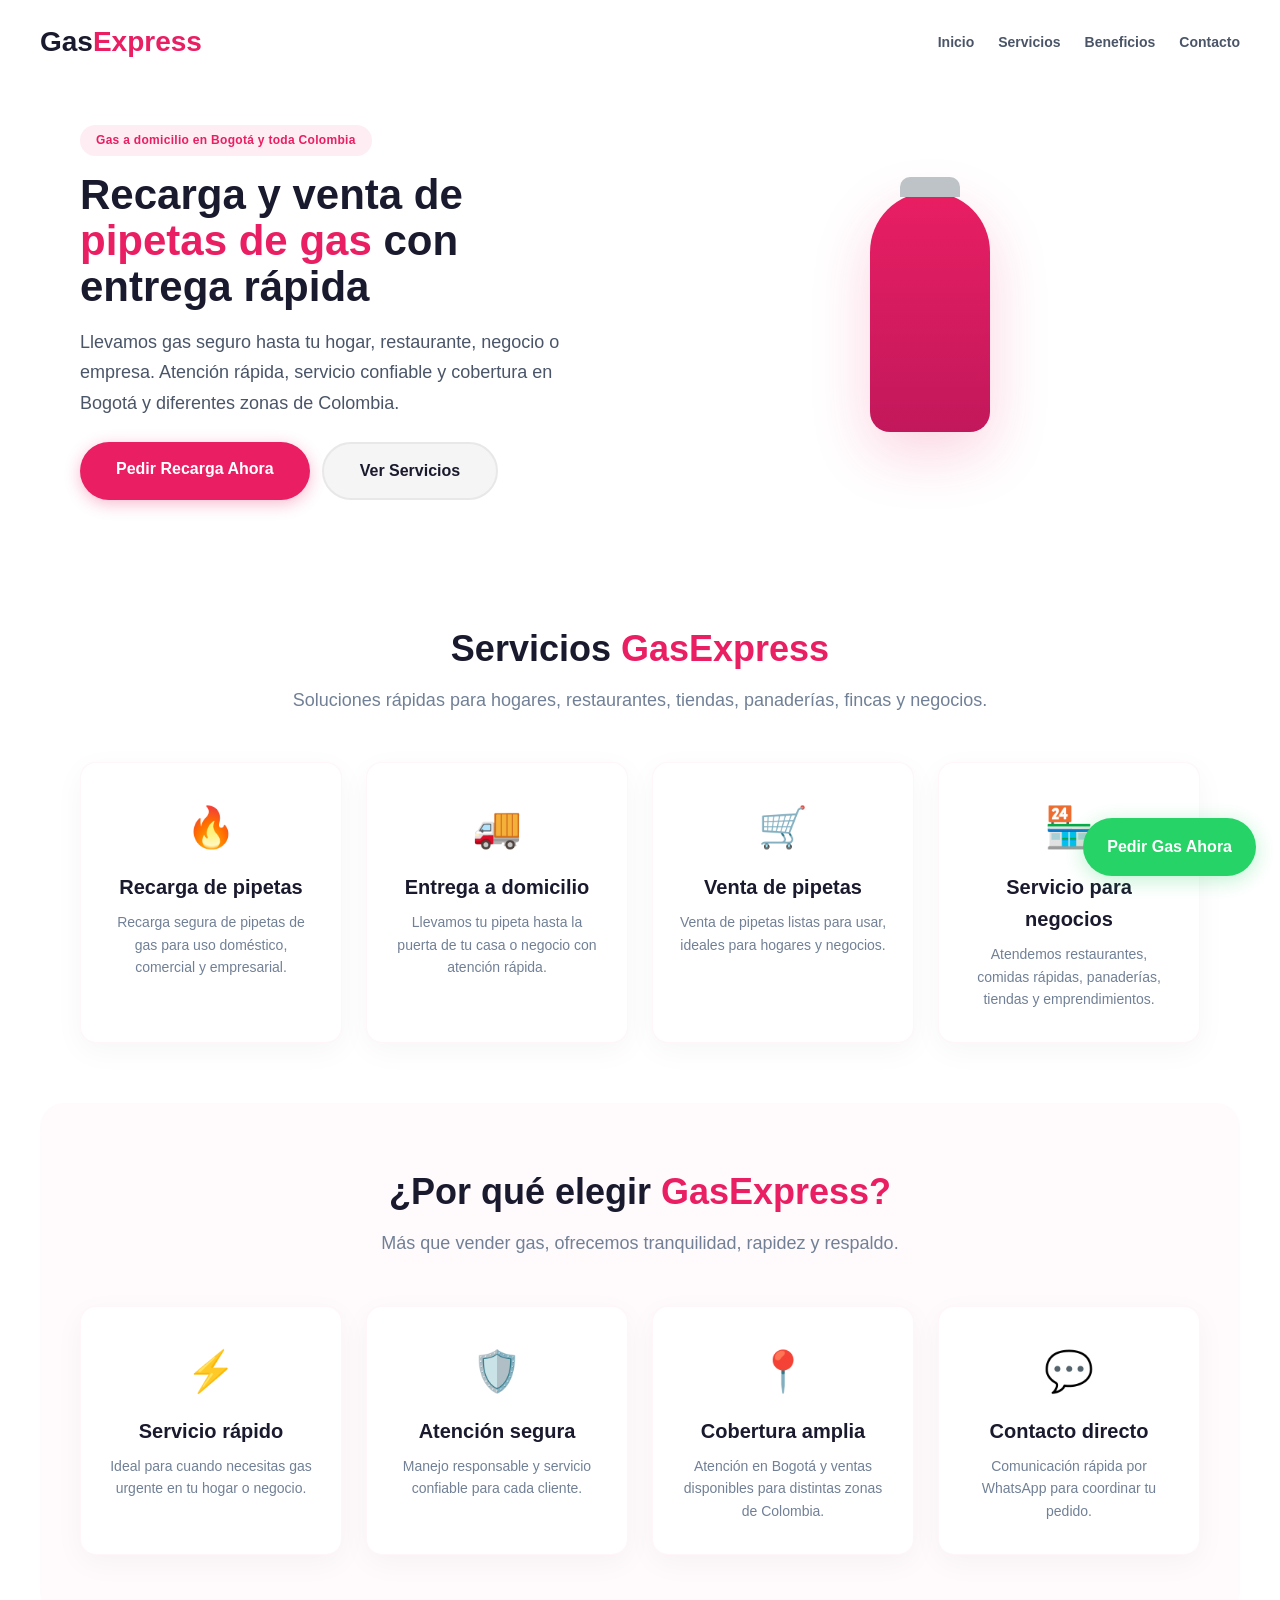
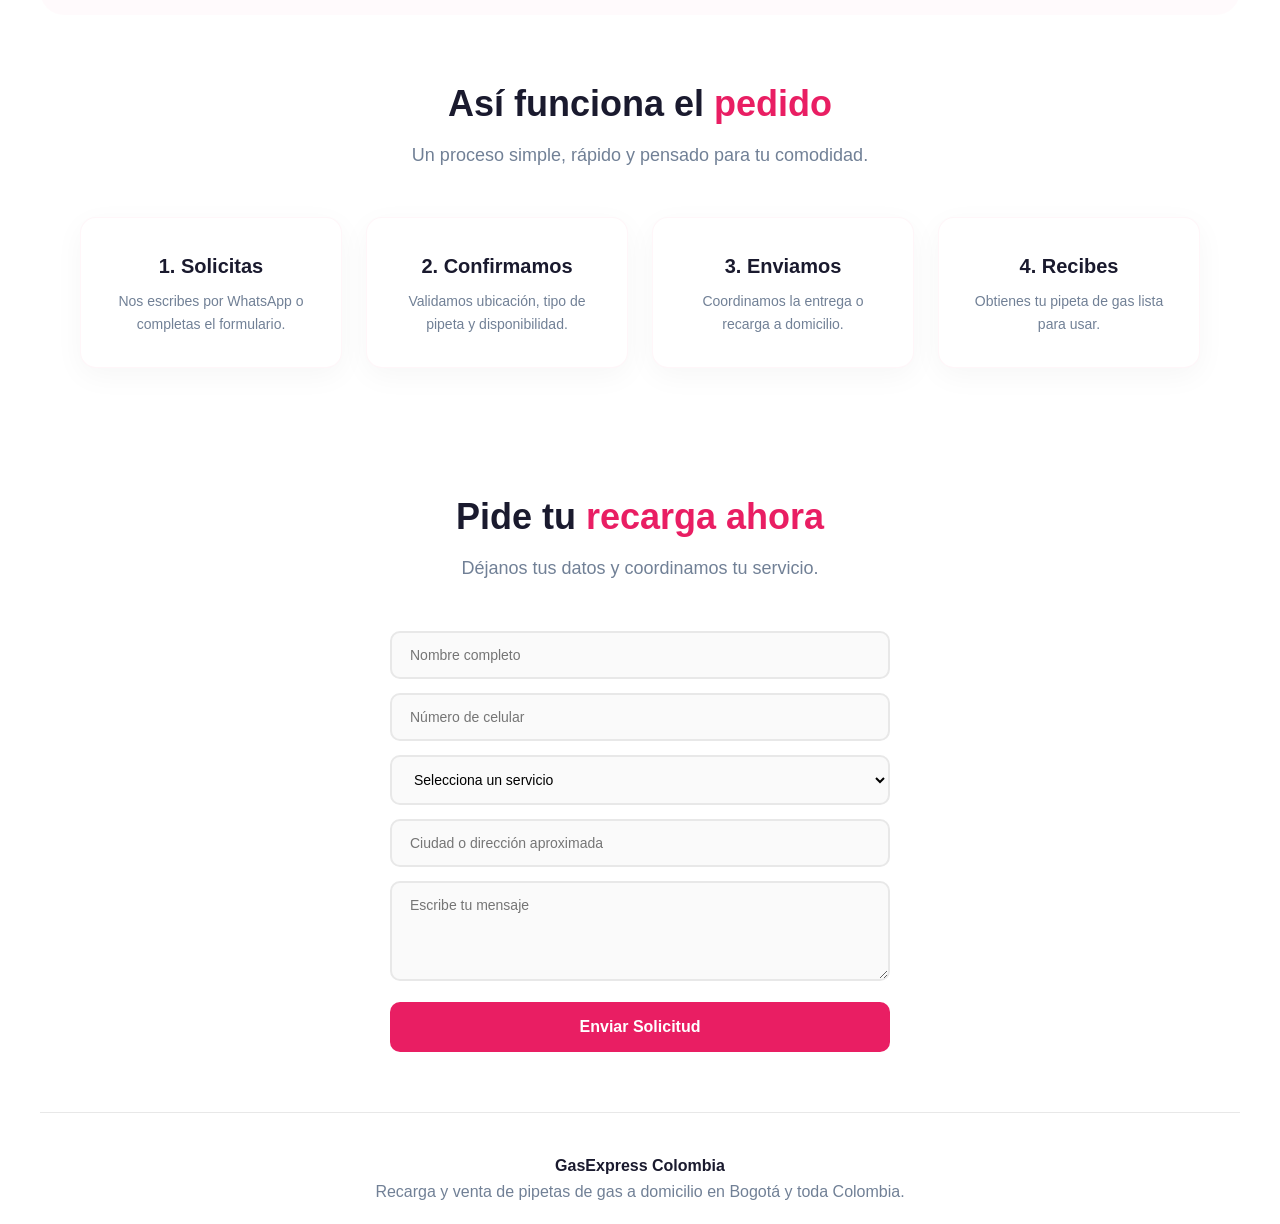
<file: index.html>
<!DOCTYPE html>
<html lang="es">
<head>
    <meta charset="UTF-8">
    <meta name="viewport" content="width=device-width, initial-scale=1.0">
    <title>GasExpress | Recarga de Pipetas a Domicilio</title>

    <style>
        /* ===== RESET ===== */
        * {
            margin: 0;
            padding: 0;
            box-sizing: border-box;
        }

        body {
            font-family: 'Segoe UI', Tahoma, Geneva, Verdana, sans-serif;
            background: #ffffff;
            color: #1a1a2e;
            line-height: 1.6;
            overflow-x: hidden;
        }

        /* ===== HEADER ===== */
        header {
            display: flex;
            justify-content: space-between;
            align-items: center;
            padding: 20px 40px;
            flex-wrap: wrap;
            gap: 16px;
            position: relative;
            z-index: 10;
        }

        .logo {
            font-size: 28px;
            font-weight: 900;
            color: #1a1a2e;
        }

        .logo span {
            color: #e91e63;
        }

        nav {
            display: flex;
            gap: 24px;
            flex-wrap: wrap;
        }

        nav a {
            color: #4a5568;
            text-decoration: none;
            font-weight: 600;
            font-size: 14px;
            transition: color 0.3s;
        }

        nav a:hover {
            color: #e91e63;
        }

        /* ===== HERO ===== */
        .hero {
            display: grid;
            grid-template-columns: 1fr 1fr;
            gap: 40px;
            align-items: center;
            padding: 40px 40px 60px;
            max-width: 1200px;
            margin: 0 auto;
            position: relative;
            z-index: 10;
        }

        @media (max-width: 768px) {
            .hero {
                grid-template-columns: 1fr;
                text-align: center;
                padding: 20px;
            }
            header {
                padding: 20px;
            }
        }

        .badge {
            display: inline-block;
            padding: 6px 16px;
            border-radius: 50px;
            background: rgba(233, 30, 99, 0.08);
            color: #e91e63;
            font-weight: 700;
            font-size: 12px;
            letter-spacing: 0.3px;
            margin-bottom: 16px;
        }

        .hero h1 {
            font-size: 42px;
            font-weight: 900;
            color: #1a1a2e;
            line-height: 1.1;
            margin-bottom: 16px;
        }

        .hero h1 span {
            color: #e91e63;
        }

        .hero p {
            color: #4a5568;
            font-size: 18px;
            line-height: 1.7;
            margin-bottom: 24px;
            max-width: 90%;
        }

        @media (max-width: 768px) {
            .hero p {
                max-width: 100%;
            }
        }

        .buttons {
            display: flex;
            gap: 12px;
            flex-wrap: wrap;
        }

        @media (max-width: 768px) {
            .buttons {
                justify-content: center;
            }
        }

        .btn {
            padding: 14px 36px;
            border-radius: 50px;
            text-decoration: none;
            font-weight: 700;
            font-size: 16px;
            transition: all 0.3s;
            display: inline-block;
            border: none;
            cursor: pointer;
        }

        .btn.main {
            background: #e91e63;
            color: white;
            box-shadow: 0 4px 16px rgba(233, 30, 99, 0.3);
        }

        .btn.main:hover {
            background: #c2185b;
            transform: translateY(-2px);
            box-shadow: 0 8px 28px rgba(233, 30, 99, 0.35);
        }

        .btn.second {
            background: #f5f5f5;
            color: #1a1a2e;
            border: 2px solid #e8e8e8;
        }

        .btn.second:hover {
            background: white;
            border-color: #d0d0d0;
            transform: translateY(-2px);
        }

        .gas-card {
            display: flex;
            justify-content: center;
            align-items: center;
        }

        .cylinder {
            width: 120px;
            height: 240px;
            background: linear-gradient(180deg, #e91e63, #c2185b);
            border-radius: 60px 60px 20px 20px;
            box-shadow: 0 20px 60px rgba(233, 30, 99, 0.2);
            position: relative;
        }

        .cylinder::after {
            content: '';
            position: absolute;
            top: -15px;
            left: 50%;
            transform: translateX(-50%);
            width: 60px;
            height: 20px;
            background: #bdc3c7;
            border-radius: 10px 10px 0 0;
        }

        /* ===== SECTIONS ===== */
        section {
            padding: 60px 40px;
            max-width: 1200px;
            margin: 0 auto;
            position: relative;
            z-index: 10;
        }

        @media (max-width: 768px) {
            section {
                padding: 40px 20px;
            }
        }

        .title {
            font-size: 36px;
            font-weight: 900;
            color: #1a1a2e;
            text-align: center;
            margin-bottom: 8px;
        }

        .title span {
            color: #e91e63;
        }

        .subtitle {
            text-align: center;
            color: #718096;
            font-size: 18px;
            margin-bottom: 48px;
            max-width: 700px;
            margin-left: auto;
            margin-right: auto;
        }

        .grid {
            display: grid;
            grid-template-columns: repeat(auto-fit, minmax(250px, 1fr));
            gap: 24px;
        }

        .card {
            background: white;
            padding: 32px 24px;
            border-radius: 16px;
            box-shadow: 0 8px 30px rgba(0, 0, 0, 0.04);
            text-align: center;
            transition: all 0.3s;
            border: 1px solid rgba(233, 30, 99, 0.04);
        }

        .card:hover {
            transform: translateY(-4px);
            box-shadow: 0 16px 48px rgba(233, 30, 99, 0.06);
            border-color: rgba(233, 30, 99, 0.08);
        }

        .card .icon {
            font-size: 40px;
            margin-bottom: 12px;
        }

        .card h3 {
            color: #1a1a2e;
            margin-bottom: 8px;
            font-size: 20px;
        }

        .card p {
            color: #718096;
            font-size: 14px;
            line-height: 1.6;
        }

        section.highlight {
            background: rgba(233, 30, 99, 0.02);
            border-radius: 24px;
        }

        /* ===== CONTACTO ===== */
        .contact {
            max-width: 500px;
            margin: 0 auto;
        }

        .contact input,
        .contact select,
        .contact textarea {
            width: 100%;
            padding: 14px 18px;
            border: 2px solid #e8e8e8;
            border-radius: 10px;
            font-family: inherit;
            font-size: 14px;
            margin-bottom: 14px;
            transition: border-color 0.3s;
            background: #fafafa;
        }

        .contact input:focus,
        .contact select:focus,
        .contact textarea:focus {
            border-color: #e91e63;
            outline: none;
            background: white;
        }

        .contact textarea {
            min-height: 100px;
            resize: vertical;
        }

        .contact button {
            width: 100%;
            padding: 16px;
            background: #e91e63;
            color: white;
            border: none;
            border-radius: 10px;
            font-weight: 700;
            font-size: 16px;
            cursor: pointer;
            transition: background 0.3s;
        }

        .contact button:hover {
            background: #c2185b;
        }

        /* ===== WHATSAPP FLOATING ===== */
        .whatsapp {
            position: fixed;
            bottom: 24px;
            right: 24px;
            background: #25D366;
            color: white;
            padding: 16px 24px;
            border-radius: 50px;
            text-decoration: none;
            font-weight: 700;
            box-shadow: 0 4px 20px rgba(37, 211, 102, 0.3);
            transition: all 0.3s;
            z-index: 100;
        }

        .whatsapp:hover {
            transform: scale(1.05);
            box-shadow: 0 6px 28px rgba(37, 211, 102, 0.4);
        }

        /* ===== FOOTER ===== */
        footer {
            padding: 40px 20px 20px;
            text-align: center;
            color: #718096;
            border-top: 1px solid #e8e8e8;
            max-width: 1200px;
            margin: 0 auto;
        }

        footer strong {
            color: #1a1a2e;
        }

        /* ===== RESPONSIVE ===== */
        @media (max-width: 480px) {
            .hero h1 {
                font-size: 28px;
            }
            .title {
                font-size: 26px;
            }
            .btn {
                padding: 12px 24px;
                font-size: 14px;
            }
            .whatsapp {
                padding: 12px 18px;
                font-size: 14px;
                bottom: 16px;
                right: 16px;
            }
        }
    </style>
</head>

<body>

    <!-- ===== HEADER ===== -->
    <header>
        <div class="logo">Gas<span>Express</span></div>
        <nav>
            <a href="#inicio">Inicio</a>
            <a href="#servicios">Servicios</a>
            <a href="#beneficios">Beneficios</a>
            <a href="#contacto">Contacto</a>
        </nav>
    </header>

    <!-- ===== HERO ===== -->
    <section class="hero" id="inicio">
        <div>
            <div class="badge">Gas a domicilio en Bogotá y toda Colombia</div>
            <h1>Recarga y venta de <span>pipetas de gas</span> con entrega rápida</h1>
            <p>
                Llevamos gas seguro hasta tu hogar, restaurante, negocio o empresa.
                Atención rápida, servicio confiable y cobertura en Bogotá y diferentes zonas de Colombia.
            </p>
            <div class="buttons">
                <a href="#contacto" class="btn main">Pedir Recarga Ahora</a>
                <a href="#servicios" class="btn second">Ver Servicios</a>
            </div>
        </div>

        <div class="gas-card">
            <div class="cylinder"></div>
        </div>
    </section>

    <!-- ===== SERVICIOS ===== -->
    <section id="servicios">
        <h2 class="title">Servicios <span>GasExpress</span></h2>
        <p class="subtitle">Soluciones rápidas para hogares, restaurantes, tiendas, panaderías, fincas y negocios.</p>

        <div class="grid">
            <div class="card">
                <div class="icon">🔥</div>
                <h3>Recarga de pipetas</h3>
                <p>Recarga segura de pipetas de gas para uso doméstico, comercial y empresarial.</p>
            </div>

            <div class="card">
                <div class="icon">🚚</div>
                <h3>Entrega a domicilio</h3>
                <p>Llevamos tu pipeta hasta la puerta de tu casa o negocio con atención rápida.</p>
            </div>

            <div class="card">
                <div class="icon">🛒</div>
                <h3>Venta de pipetas</h3>
                <p>Venta de pipetas listas para usar, ideales para hogares y negocios.</p>
            </div>

            <div class="card">
                <div class="icon">🏪</div>
                <h3>Servicio para negocios</h3>
                <p>Atendemos restaurantes, comidas rápidas, panaderías, tiendas y emprendimientos.</p>
            </div>
        </div>
    </section>

    <!-- ===== BENEFICIOS ===== -->
    <section class="highlight" id="beneficios">
        <h2 class="title">¿Por qué elegir <span>GasExpress?</span></h2>
        <p class="subtitle">Más que vender gas, ofrecemos tranquilidad, rapidez y respaldo.</p>

        <div class="grid">
            <div class="card">
                <div class="icon">⚡</div>
                <h3>Servicio rápido</h3>
                <p>Ideal para cuando necesitas gas urgente en tu hogar o negocio.</p>
            </div>

            <div class="card">
                <div class="icon">🛡️</div>
                <h3>Atención segura</h3>
                <p>Manejo responsable y servicio confiable para cada cliente.</p>
            </div>

            <div class="card">
                <div class="icon">📍</div>
                <h3>Cobertura amplia</h3>
                <p>Atención en Bogotá y ventas disponibles para distintas zonas de Colombia.</p>
            </div>

            <div class="card">
                <div class="icon">💬</div>
                <h3>Contacto directo</h3>
                <p>Comunicación rápida por WhatsApp para coordinar tu pedido.</p>
            </div>
        </div>
    </section>

    <!-- ===== CÓMO FUNCIONA ===== -->
    <section>
        <h2 class="title">Así funciona el <span>pedido</span></h2>
        <p class="subtitle">Un proceso simple, rápido y pensado para tu comodidad.</p>

        <div class="grid">
            <div class="card">
                <h3>1. Solicitas</h3>
                <p>Nos escribes por WhatsApp o completas el formulario.</p>
            </div>

            <div class="card">
                <h3>2. Confirmamos</h3>
                <p>Validamos ubicación, tipo de pipeta y disponibilidad.</p>
            </div>

            <div class="card">
                <h3>3. Enviamos</h3>
                <p>Coordinamos la entrega o recarga a domicilio.</p>
            </div>

            <div class="card">
                <h3>4. Recibes</h3>
                <p>Obtienes tu pipeta de gas lista para usar.</p>
            </div>
        </div>
    </section>

    <!-- ===== CONTACTO ===== -->
    <section id="contacto">
        <h2 class="title">Pide tu <span>recarga ahora</span></h2>
        <p class="subtitle">Déjanos tus datos y coordinamos tu servicio.</p>

        <div class="contact">
            <form id="contactForm">
                <input type="text" id="nombre" placeholder="Nombre completo" required>
                <input type="tel" id="telefono" placeholder="Número de celular" required>

                <select id="servicio" required>
                    <option value="">Selecciona un servicio</option>
                    <option>Recarga de pipeta</option>
                    <option>Compra de pipeta</option>
                    <option>Servicio para negocio</option>
                    <option>Información de precios</option>
                </select>

                <input type="text" id="ubicacion" placeholder="Ciudad o dirección aproximada" required>
                <textarea id="mensaje" placeholder="Escribe tu mensaje"></textarea>

                <button type="submit">Enviar Solicitud</button>
            </form>
        </div>
    </section>

    <!-- ===== WHATSAPP ===== -->
    <a class="whatsapp" href="https://wa.me/573001296548?text=Hola,%20quiero%20solicitar%20una%20recarga%20de%20pipeta%20de%20gas" target="_blank">
        Pedir Gas Ahora
    </a>

    <!-- ===== FOOTER ===== -->
    <footer>
        <p><strong>GasExpress Colombia</strong></p>
        <p>Recarga y venta de pipetas de gas a domicilio en Bogotá y toda Colombia.</p>
    </footer>

</body>
</html>
</file>
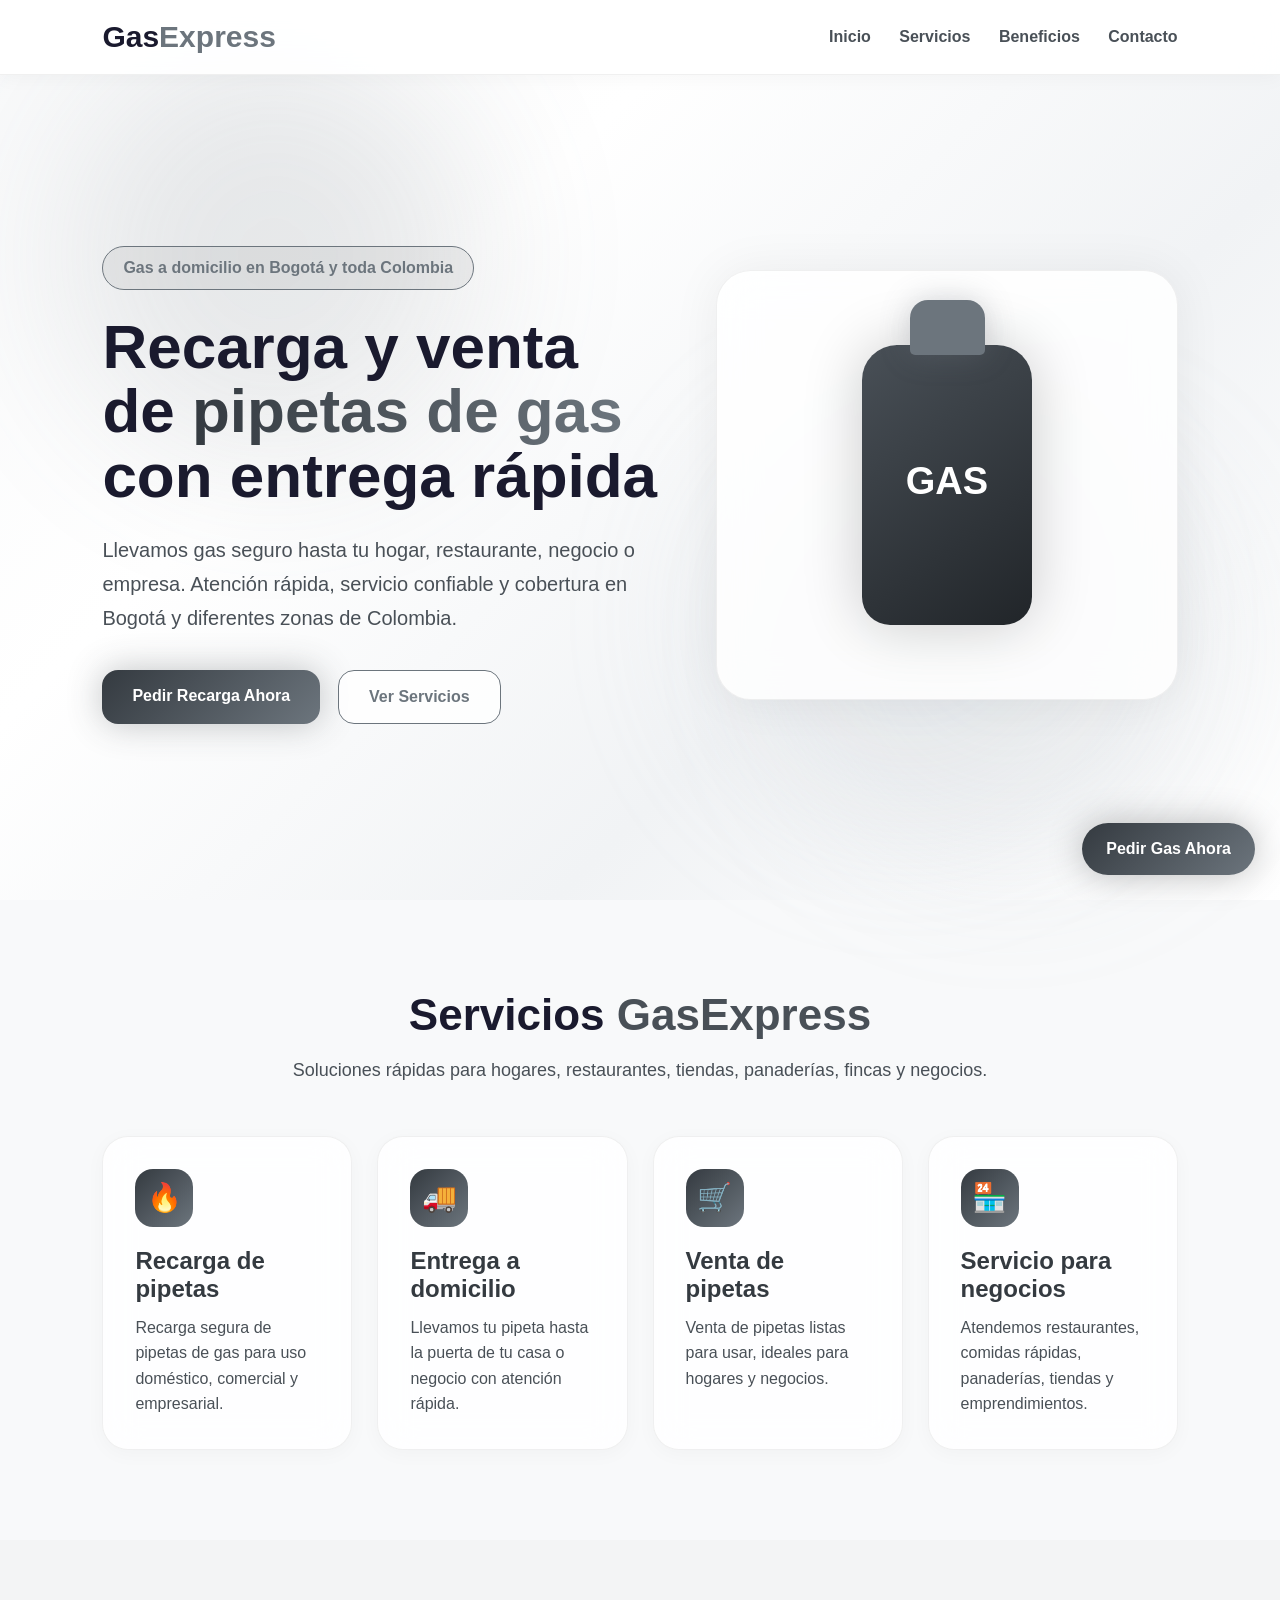
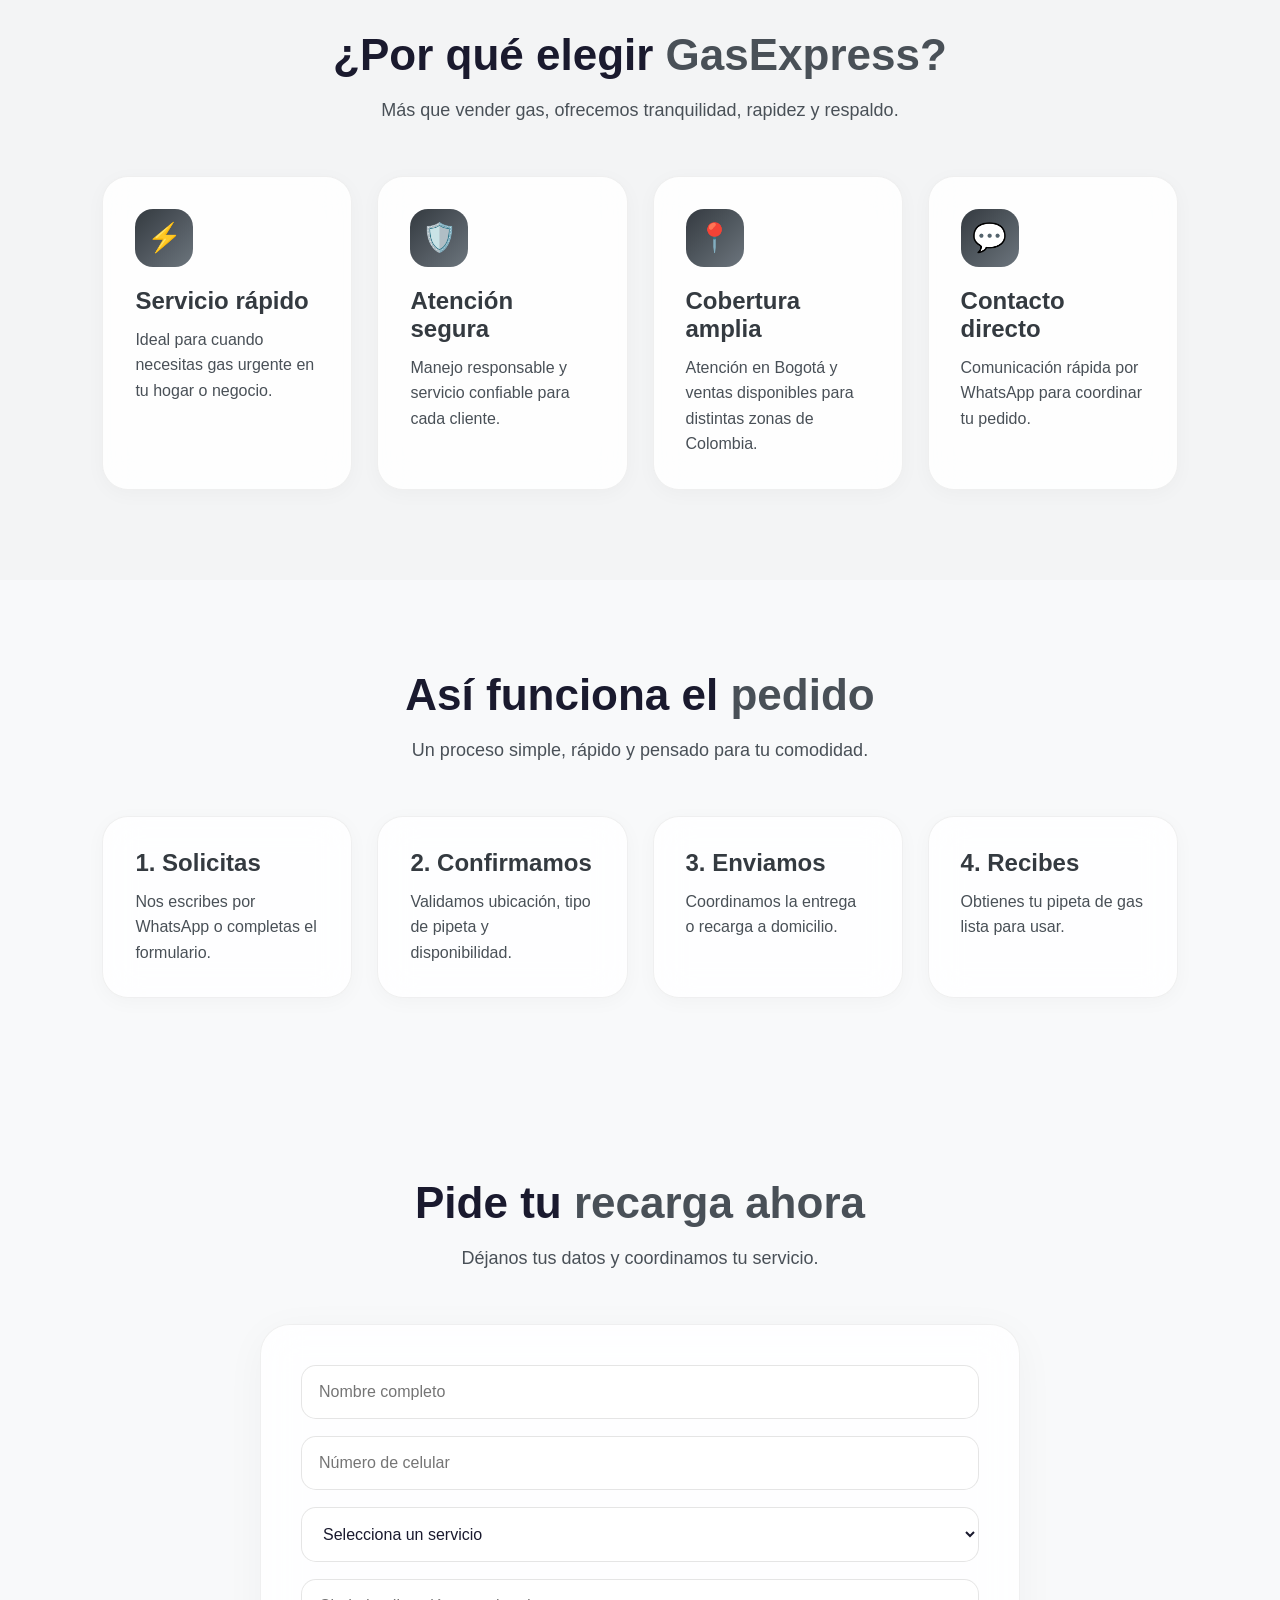
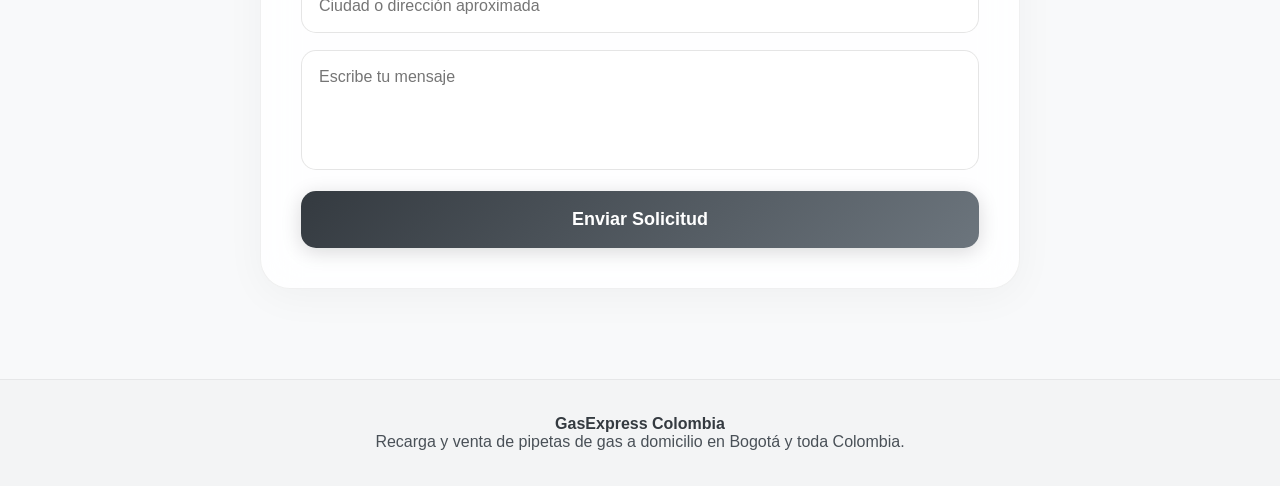
<file: gas.html>
<!DOCTYPE html>
<html lang="es">
<head>
  <meta charset="UTF-8">
  <meta name="viewport" content="width=device-width, initial-scale=1.0">
  <title>GasExpress | Recarga de Pipetas a Domicilio</title>

  <!-- ============================================================
  ESTILOS - ARCHIVO EXTERNO
  ============================================================ -->
  <link rel="stylesheet" href="styles.css">

  <style>
    /* Estilos adicionales para la página principal */
    .version-indicator {
      position: fixed;
      top: 80px;
      right: 20px;
      background: rgba(52, 58, 64, 0.9);
      color: white;
      padding: 8px 16px;
      border-radius: 50px;
      font-size: 12px;
      font-weight: 700;
      z-index: 999;
      letter-spacing: 0.5px;
      backdrop-filter: blur(10px);
      border: 1px solid rgba(255,255,255,0.1);
    }
    .version-indicator span {
      color: #6c757d;
    }
  </style>
</head>

<body>

  <!-- ============================================================
  CONTENIDO PRINCIPAL
  ============================================================ -->
  <div id="mainContent">
    <div class="bg"></div>
    <div class="blob one"></div>
    <div class="blob two"></div>
    <div class="blob three"></div>

    <header>
      <div class="logo">Gas<span>Express</span></div>
      <nav>
        <a href="#inicio">Inicio</a>
        <a href="#servicios">Servicios</a>
        <a href="#beneficios">Beneficios</a>
        <a href="#contacto">Contacto</a>
      </nav>
    </header>

    <section class="hero" id="inicio">
      <div>
        <div class="badge">Gas a domicilio en Bogotá y toda Colombia</div>
        <h1>Recarga y venta de <span>pipetas de gas</span> con entrega rápida</h1>
        <p>
          Llevamos gas seguro hasta tu hogar, restaurante, negocio o empresa.
          Atención rápida, servicio confiable y cobertura en Bogotá y diferentes zonas de Colombia.
        </p>
        <div class="buttons">
          <a href="#contacto" class="btn main">Pedir Recarga Ahora</a>
          <a href="#servicios" class="btn second">Ver Servicios</a>
        </div>
      </div>

      <div class="gas-card">
        <div class="cylinder"></div>
      </div>
    </section>

    <section id="servicios">
      <h2 class="title">Servicios <span>GasExpress</span></h2>
      <p class="subtitle">Soluciones rápidas para hogares, restaurantes, tiendas, panaderías, fincas y negocios.</p>

      <div class="grid">
        <div class="card">
          <div class="icon">🔥</div>
          <h3>Recarga de pipetas</h3>
          <p>Recarga segura de pipetas de gas para uso doméstico, comercial y empresarial.</p>
        </div>

        <div class="card">
          <div class="icon">🚚</div>
          <h3>Entrega a domicilio</h3>
          <p>Llevamos tu pipeta hasta la puerta de tu casa o negocio con atención rápida.</p>
        </div>

        <div class="card">
          <div class="icon">🛒</div>
          <h3>Venta de pipetas</h3>
          <p>Venta de pipetas listas para usar, ideales para hogares y negocios.</p>
        </div>

        <div class="card">
          <div class="icon">🏪</div>
          <h3>Servicio para negocios</h3>
          <p>Atendemos restaurantes, comidas rápidas, panaderías, tiendas y emprendimientos.</p>
        </div>
      </div>
    </section>

    <section class="highlight" id="beneficios">
      <h2 class="title">¿Por qué elegir <span>GasExpress?</span></h2>
      <p class="subtitle">Más que vender gas, ofrecemos tranquilidad, rapidez y respaldo.</p>

      <div class="grid">
        <div class="card">
          <div class="icon">⚡</div>
          <h3>Servicio rápido</h3>
          <p>Ideal para cuando necesitas gas urgente en tu hogar o negocio.</p>
        </div>

        <div class="card">
          <div class="icon">🛡️</div>
          <h3>Atención segura</h3>
          <p>Manejo responsable y servicio confiable para cada cliente.</p>
        </div>

        <div class="card">
          <div class="icon">📍</div>
          <h3>Cobertura amplia</h3>
          <p>Atención en Bogotá y ventas disponibles para distintas zonas de Colombia.</p>
        </div>

        <div class="card">
          <div class="icon">💬</div>
          <h3>Contacto directo</h3>
          <p>Comunicación rápida por WhatsApp para coordinar tu pedido.</p>
        </div>
      </div>
    </section>

    <section>
      <h2 class="title">Así funciona el <span>pedido</span></h2>
      <p class="subtitle">Un proceso simple, rápido y pensado para tu comodidad.</p>

      <div class="grid">
        <div class="card">
          <h3>1. Solicitas</h3>
          <p>Nos escribes por WhatsApp o completas el formulario.</p>
        </div>

        <div class="card">
          <h3>2. Confirmamos</h3>
          <p>Validamos ubicación, tipo de pipeta y disponibilidad.</p>
        </div>

        <div class="card">
          <h3>3. Enviamos</h3>
          <p>Coordinamos la entrega o recarga a domicilio.</p>
        </div>

        <div class="card">
          <h3>4. Recibes</h3>
          <p>Obtienes tu pipeta de gas lista para usar.</p>
        </div>
      </div>
    </section>

    <section id="contacto">
      <h2 class="title">Pide tu <span>recarga ahora</span></h2>
      <p class="subtitle">Déjanos tus datos y coordinamos tu servicio.</p>

      <div class="contact">
        <form id="contactForm">
          <input type="text" id="nombre" placeholder="Nombre completo" required>
          <input type="tel" id="telefono" placeholder="Número de celular" required>

          <select id="servicio" required>
            <option value="">Selecciona un servicio</option>
            <option>Recarga de pipeta</option>
            <option>Compra de pipeta</option>
            <option>Servicio para negocio</option>
            <option>Información de precios</option>
          </select>

          <input type="text" id="ubicacion" placeholder="Ciudad o dirección aproximada" required>
          <textarea id="mensaje" placeholder="Escribe tu mensaje"></textarea>

          <button type="submit">Enviar Solicitud</button>
        </form>
      </div>
    </section>

    <a class="whatsapp" href="https://wa.me/573001296548?text=Hola,%20quiero%20solicitar%20una%20recarga%20de%20pipeta%20de%20gas" target="_blank">
      Pedir Gas Ahora
    </a>

    <footer>
      <p><strong>GasExpress Colombia</strong></p>
      <p>Recarga y venta de pipetas de gas a domicilio en Bogotá y toda Colombia.</p>
    </footer>
  </div>

</body>
</html>
</file>
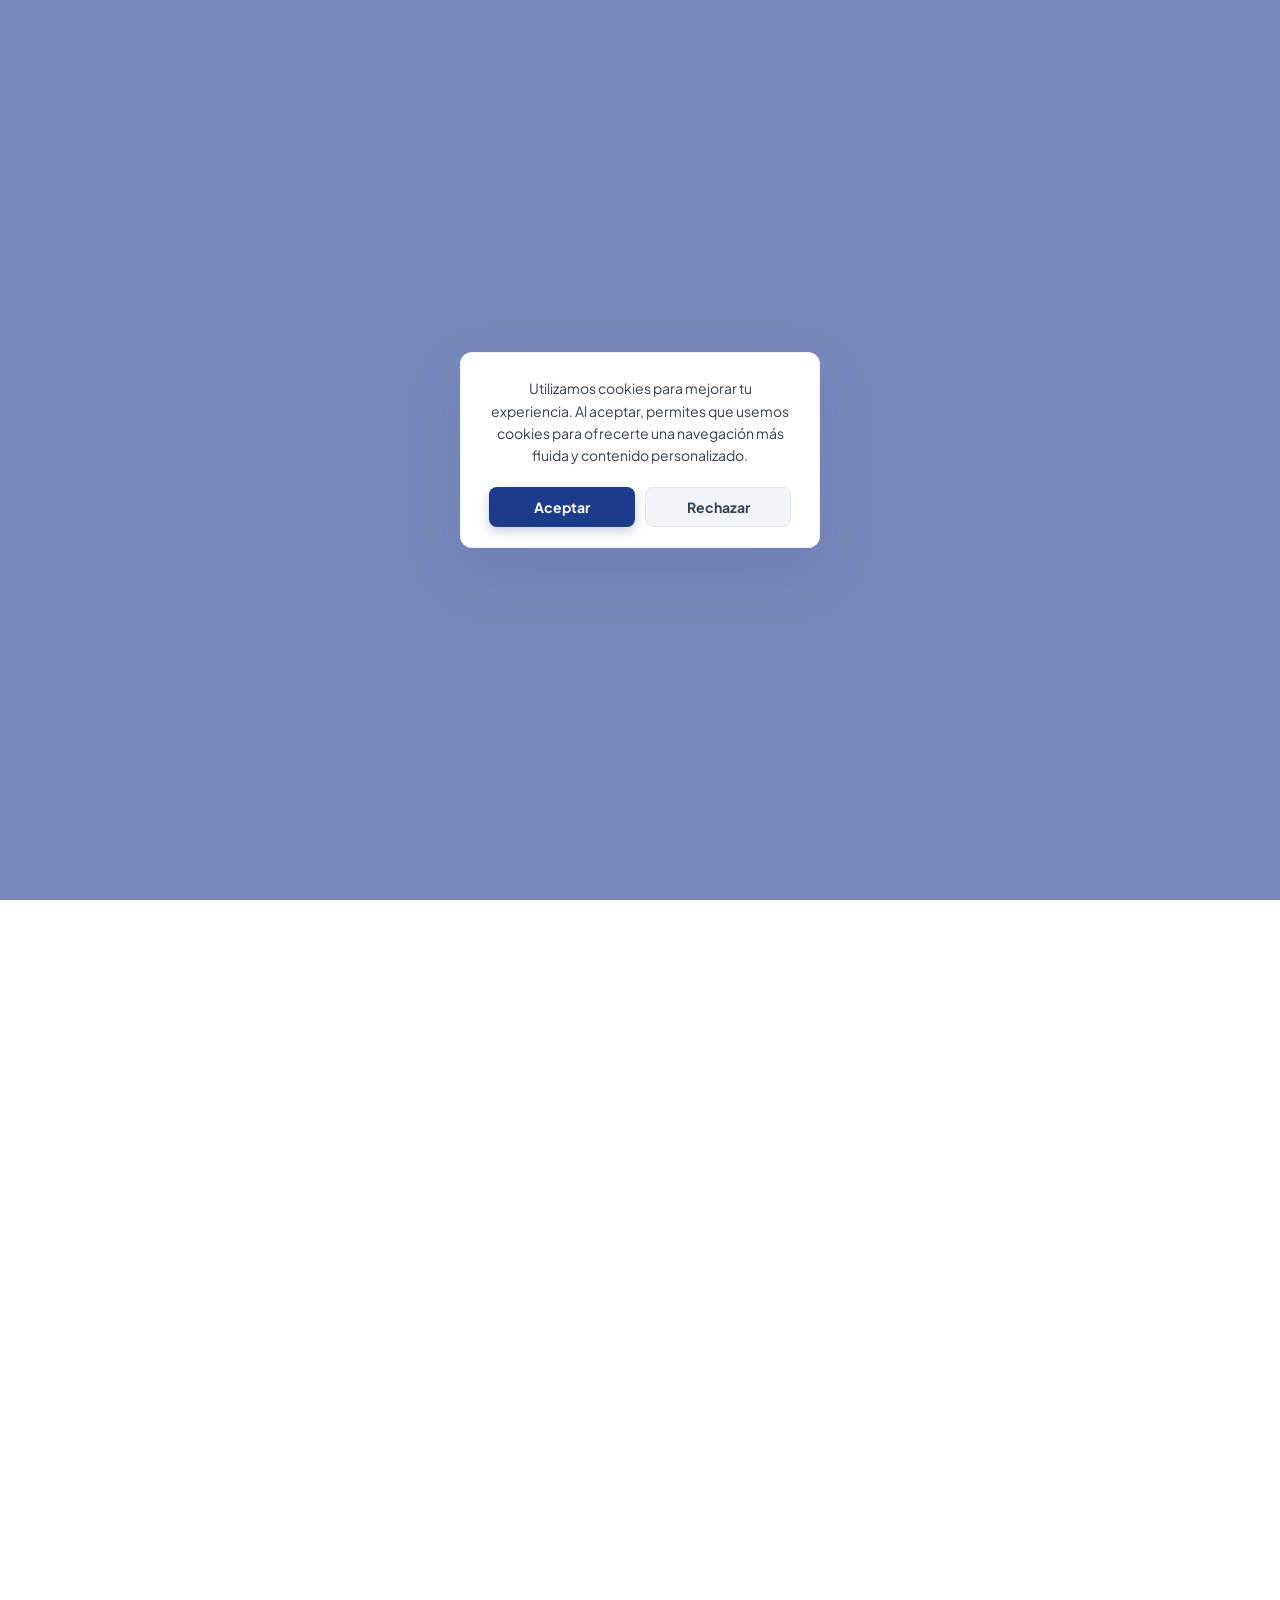
<file: gasprueba.html>
<!doctype html>
<html lang="es">
  <head>
    <meta charset="UTF-8" />
    <meta name="viewport" content="width=device-width, initial-scale=1.0" />
    <meta
      name="description"
      content="AndesViaje: agencia de viajes en Colombia para comparar y encontrar ofertas de viajes nacionales. Busca ofertas por ciudad y mes."
    />
    <link rel="icon" href="data:image/svg+xml,<svg xmlns='http://www.w3.org/2000/svg' viewBox='0 0 100 100'><text y='.9em' font-size='90'>🏔️</text></svg>" type="image/svg+xml" />
    <title>AndesViaje | Agencia de viajes en Colombia</title>
    <link href="https://fonts.googleapis.com/css2?family=Plus+Jakarta+Sans:wght@400;500;600;700;800;900&display=swap" rel="stylesheet"/>
    <style>
      /* ===== ROOT ===== */
      :root {
        --primary: #1E3A8A;
        --primary-dark: #1A367C;
        --primary-light: #2563EB;
        --primary-glow: rgba(30, 58, 138, 0.12);
        --primary-glow-strong: rgba(30, 58, 138, 0.25);
        --accent: #3B82F6;
        --accent-light: #60A5FA;
        --accent-glow: rgba(59, 130, 246, 0.2);
        --white: #FFFFFF;
        --off-white: #F8FAFC;
        --gray-50: #F1F5F9;
        --gray-100: #E2E8F0;
        --gray-200: #CBD5E1;
        --gray-300: #94A3B8;
        --gray-500: #64748B;
        --gray-700: #334155;
        --gray-900: #0F172A;
        --radius-sm: 8px;
        --radius-md: 12px;
        --radius-lg: 16px;
        --radius-xl: 24px;
        --shadow-sm: 0 2px 8px rgba(0,0,0,0.04);
        --shadow-card: 0 8px 30px rgba(30, 58, 138, 0.08);
        --shadow-card-hover: 0 16px 48px rgba(30, 58, 138, 0.12);
        --shadow-elevated: 0 24px 64px rgba(30, 58, 138, 0.12);
        --transition: all 0.3s cubic-bezier(0.4, 0, 0.2, 1);
        --gradient-hero: linear-gradient(135deg, #1E3A8A 0%, #2563EB 100%);
        --gradient-card: linear-gradient(145deg, #ffffff, #f8fafc);
      }

      * {
        margin: 0;
        padding: 0;
        box-sizing: border-box;
      }

      [hidden] {
        display: none !important;
      }

      html {
        scroll-behavior: smooth;
      }

      body {
        font-family: 'Plus Jakarta Sans', -apple-system, BlinkMacSystemFont, sans-serif;
        background: var(--white);
        color: var(--gray-900);
        line-height: 1.6;
        -webkit-font-smoothing: antialiased;
        -moz-osx-font-smoothing: grayscale;
        overflow-x: hidden;
      }

      a {
        color: inherit;
        text-decoration: none;
      }

      a:focus-visible,
      button:focus-visible,
      select:focus-visible,
      input:focus-visible {
        outline: 2px solid var(--primary);
        outline-offset: 2px;
        box-shadow: 0 0 0 4px var(--primary-glow);
      }

      /* ============================================================
         SPLASH / COOKIE OVERLAY - VERSIÓN COMPACTA
         ============================================================ */
      #splashOverlay {
        position: fixed;
        inset: 0;
        z-index: 9999;
        background: rgba(30, 58, 138, 0.6);
        backdrop-filter: blur(12px) saturate(180%);
        -webkit-backdrop-filter: blur(12px) saturate(180%);
        display: flex;
        align-items: center;
        justify-content: center;
        padding: 16px;
        animation: splashFadeIn 0.4s ease;
      }

      #splashOverlay.hidden {
        display: none;
      }

      @keyframes splashFadeIn {
        from { opacity: 0; transform: scale(0.98); }
        to { opacity: 1; transform: scale(1); }
      }

      .splash-card {
        max-width: 360px;
        width: 100%;
        background: var(--white);
        border-radius: var(--radius-md);
        padding: 24px 28px 20px;
        text-align: center;
        box-shadow: var(--shadow-elevated);
        animation: splashSlideUp 0.4s cubic-bezier(0.4, 0, 0.2, 1);
        border: 1px solid rgba(30, 58, 138, 0.06);
      }

      @keyframes splashSlideUp {
        from { opacity: 0; transform: translateY(16px); }
        to { opacity: 1; transform: translateY(0); }
      }

      .splash-text {
        color: var(--gray-700);
        font-size: 14px;
        line-height: 1.6;
        margin-bottom: 20px;
      }

      .splash-text strong {
        color: var(--primary);
      }

      .splash-buttons {
        display: grid;
        grid-template-columns: 1fr 1fr;
        gap: 10px;
      }

      @media (max-width: 380px) {
        .splash-buttons {
          grid-template-columns: 1fr;
        }
        .splash-card {
          padding: 20px 16px 16px;
        }
      }

      .btn-splash {
        padding: 10px 20px;
        border: none;
        border-radius: var(--radius-sm);
        font-family: inherit;
        font-weight: 700;
        font-size: 14px;
        cursor: pointer;
        transition: var(--transition);
        display: inline-flex;
        align-items: center;
        justify-content: center;
        gap: 6px;
      }

      .btn-splash:active {
        transform: scale(0.97);
      }

      .btn-splash-primary {
        background: var(--primary);
        color: var(--white);
        box-shadow: 0 4px 12px var(--primary-glow-strong);
      }

      .btn-splash-primary:hover {
        background: var(--primary-light);
        transform: translateY(-1px);
        box-shadow: 0 6px 24px var(--primary-glow-strong);
      }

      .btn-splash-secondary {
        background: var(--gray-50);
        color: var(--gray-700);
        border: 1.5px solid var(--gray-100);
      }

      .btn-splash-secondary:hover {
        background: var(--white);
        border-color: var(--gray-200);
        transform: translateY(-1px);
      }

      /* ============================================================
         MAIN APP
         ============================================================ */
      #app {
        opacity: 0;
        transition: opacity 0.6s ease;
        pointer-events: none;
      }

      #app.visible {
        opacity: 1;
        pointer-events: auto;
      }

      .container {
        width: min(1200px, calc(100% - 48px));
        margin: 0 auto;
      }

      /* ===== TOPBAR ===== */
      .topbar {
        position: sticky;
        top: 0;
        z-index: 100;
        background: rgba(255, 255, 255, 0.95);
        backdrop-filter: blur(12px) saturate(180%);
        -webkit-backdrop-filter: blur(12px) saturate(180%);
        border-bottom: 1px solid rgba(30, 58, 138, 0.06);
      }

      .topbar-inner {
        display: flex;
        gap: 16px;
        align-items: center;
        justify-content: space-between;
        padding: 10px 0;
      }

      .brand {
        display: flex;
        align-items: center;
        gap: 10px;
        font-weight: 900;
        font-size: 18px;
        color: var(--primary);
        letter-spacing: -0.4px;
        flex-shrink: 0;
      }

      .brand-icon {
        width: 36px;
        height: 36px;
        border-radius: var(--radius-sm);
        background: var(--gradient-hero);
        display: grid;
        place-items: center;
        color: white;
        font-weight: 900;
        font-size: 14px;
        box-shadow: 0 4px 12px var(--primary-glow-strong);
      }

      .brand span {
        color: var(--accent);
      }

      .nav {
        display: flex;
        align-items: center;
        gap: 2px;
        flex-wrap: wrap;
        justify-content: flex-end;
      }

      .nav a {
        padding: 6px 14px;
        border-radius: 50px;
        font-weight: 600;
        font-size: 13px;
        color: var(--gray-700);
        transition: var(--transition);
        letter-spacing: -0.2px;
      }

      .nav a:hover {
        background: var(--primary-glow);
        color: var(--primary);
      }

      .nav a.whatsapp-link {
        background: #25D366;
        color: white;
        padding: 6px 16px;
        box-shadow: 0 4px 12px rgba(37, 211, 102, 0.3);
      }

      .nav a.whatsapp-link:hover {
        background: #1da851;
        transform: translateY(-1px);
        box-shadow: 0 6px 20px rgba(37, 211, 102, 0.35);
      }

      .menu-btn {
        display: none;
        align-items: center;
        justify-content: center;
        width: 40px;
        height: 40px;
        border-radius: var(--radius-sm);
        border: 1.5px solid var(--gray-100);
        background: white;
        color: var(--gray-900);
        cursor: pointer;
        flex: 0 0 auto;
        transition: var(--transition);
      }

      .menu-btn:hover {
        background: var(--gray-50);
        border-color: var(--gray-200);
      }

      .menu-icon {
        width: 18px;
        height: 12px;
        position: relative;
        display: inline-block;
      }

      .menu-icon::before,
      .menu-icon::after,
      .menu-icon span {
        content: "";
        position: absolute;
        left: 0;
        right: 0;
        height: 2px;
        border-radius: 999px;
        background: var(--gray-700);
        transition: var(--transition);
      }

      .menu-icon::before { top: 0; }
      .menu-icon span { top: 5px; }
      .menu-icon::after { bottom: 0; }

      @media (max-width: 900px) {
        .nav {
          display: none;
        }
        .menu-btn {
          display: inline-flex;
        }
      }

      /* ===== MOBILE MENU ===== */
      .mobile-menu {
        position: fixed;
        inset: 0;
        z-index: 200;
        background: rgba(30, 58, 138, 0.3);
        backdrop-filter: blur(8px);
        -webkit-backdrop-filter: blur(8px);
        padding: 16px;
        animation: fadeIn 0.2s ease;
      }

      .mobile-menu[hidden] {
        display: none;
      }

      .mobile-menu-panel {
        margin-left: auto;
        width: min(340px, 100%);
        border-radius: var(--radius-lg);
        background: white;
        box-shadow: var(--shadow-elevated);
        overflow: hidden;
        animation: slideInRight 0.3s cubic-bezier(0.4, 0, 0.2, 1);
      }

      .mobile-menu-head {
        display: flex;
        align-items: center;
        justify-content: space-between;
        gap: 12px;
        padding: 14px 18px;
        border-bottom: 1px solid var(--gray-100);
      }

      .mobile-menu-title {
        font-weight: 900;
        font-size: 16px;
        color: var(--primary);
        letter-spacing: -0.3px;
      }

      .menu-close {
        width: 36px;
        height: 36px;
        border-radius: 50%;
        border: 1px solid var(--gray-100);
        background: white;
        color: var(--gray-700);
        cursor: pointer;
        font-size: 18px;
        font-weight: 400;
        transition: var(--transition);
      }

      .menu-close:hover {
        background: var(--gray-50);
      }

      .mobile-menu-links {
        display: grid;
        padding: 10px;
        gap: 4px;
        max-height: 60vh;
        overflow-y: auto;
      }

      .mobile-menu-links a {
        display: flex;
        align-items: center;
        gap: 10px;
        padding: 10px 14px;
        border-radius: var(--radius-sm);
        font-weight: 600;
        color: var(--gray-700);
        transition: var(--transition);
        font-size: 14px;
      }

      .mobile-menu-links a:hover {
        background: var(--primary-glow);
        color: var(--primary);
      }

      .mobile-menu-links a.whatsapp-link {
        background: #25D366;
        color: white;
        margin-top: 6px;
        justify-content: center;
      }

      .mobile-menu-links a.whatsapp-link:hover {
        background: #1da851;
      }

      .mobile-menu-foot {
        padding: 12px 18px;
        color: var(--gray-500);
        font-size: 11px;
        border-top: 1px solid var(--gray-100);
        text-align: center;
      }

      @keyframes fadeIn {
        from { opacity: 0; }
        to { opacity: 1; }
      }

      @keyframes slideInRight {
        from { transform: translateX(24px); opacity: 0; }
        to { transform: translateX(0); opacity: 1; }
      }

      /* ===== HERO ===== */
      .hero {
        padding: 32px 0 24px;
      }

      .hero-grid {
        display: grid;
        gap: 24px;
        grid-template-columns: 1.2fr 0.8fr;
        align-items: stretch;
      }

      @media (max-width: 900px) {
        .hero-grid {
          grid-template-columns: 1fr;
        }
      }

      .card {
        background: white;
        border-radius: var(--radius-lg);
        box-shadow: var(--shadow-card);
        border: 1px solid rgba(30, 58, 138, 0.04);
        transition: var(--transition);
      }

      .card:hover {
        box-shadow: var(--shadow-card-hover);
      }

      .hero-card {
        padding: 28px 32px;
        position: relative;
        overflow: hidden;
        background: var(--gradient-card);
        border: 1px solid rgba(30, 58, 138, 0.04);
      }

      .hero-card::before {
        content: "🏔️";
        position: absolute;
        bottom: -16px;
        right: -8px;
        font-size: 100px;
        opacity: 0.04;
        pointer-events: none;
      }

      .hero-card > * {
        position: relative;
        z-index: 1;
      }

      .hero-badge {
        display: inline-flex;
        align-items: center;
        gap: 6px;
        padding: 4px 12px;
        border-radius: 50px;
        background: var(--primary-glow);
        color: var(--primary);
        font-weight: 700;
        font-size: 11px;
        letter-spacing: 0.3px;
        text-transform: uppercase;
        margin-bottom: 10px;
      }

      .hero-badge .dot {
        width: 5px;
        height: 5px;
        border-radius: 50%;
        background: #25D366;
        display: inline-block;
        animation: pulse 2s ease-in-out infinite;
      }

      @keyframes pulse {
        0%, 100% { opacity: 1; transform: scale(1); }
        50% { opacity: 0.6; transform: scale(1.2); }
      }

      h1 {
        font-size: clamp(24px, 3vw, 38px);
        font-weight: 900;
        line-height: 1.12;
        letter-spacing: -0.02em;
        color: var(--gray-900);
        margin: 2px 0 10px;
      }

      h1 .highlight {
        background: linear-gradient(135deg, var(--primary), var(--primary-light));
        -webkit-background-clip: text;
        -webkit-text-fill-color: transparent;
        background-clip: text;
      }

      .lead {
        font-size: 15px;
        color: var(--gray-500);
        max-width: 90%;
        margin-bottom: 16px;
        line-height: 1.7;
      }

      .trust-row {
        display: flex;
        flex-wrap: wrap;
        gap: 8px;
        margin-top: 6px;
      }

      .pill {
        display: inline-flex;
        align-items: center;
        gap: 6px;
        padding: 6px 14px;
        border-radius: 50px;
        background: var(--white);
        border: 1px solid var(--gray-100);
        color: var(--gray-700);
        font-weight: 600;
        font-size: 12px;
        box-shadow: var(--shadow-sm);
      }

      .pill .icon {
        font-size: 14px;
      }

      .tiny {
        font-size: 12px;
        color: var(--gray-500);
        font-weight: 500;
        line-height: 1.5;
      }

      .hero-cta-row {
        display: flex;
        gap: 10px;
        flex-wrap: wrap;
        margin-top: 12px;
      }

      /* ===== SEARCH CARD ===== */
      .search-card {
        padding: 20px 24px;
        background: white;
        border: 1px solid rgba(30, 58, 138, 0.04);
        border-radius: var(--radius-lg);
      }

      .search-title {
        display: flex;
        gap: 10px;
        align-items: center;
        justify-content: space-between;
        margin-bottom: 14px;
      }

      .search-title h2 {
        font-size: 16px;
        font-weight: 800;
        color: var(--gray-900);
        letter-spacing: -0.3px;
      }

      .search-title h2 span {
        color: var(--primary);
      }

      .hint {
        font-weight: 600;
        font-size: 12px;
        color: var(--gray-500);
        background: var(--gray-50);
        padding: 3px 12px;
        border-radius: 50px;
        white-space: nowrap;
      }

      form {
        display: grid;
        gap: 12px;
      }

      .field {
        display: grid;
        gap: 4px;
      }

      .field label {
        font-weight: 700;
        font-size: 12px;
        color: var(--gray-700);
        letter-spacing: -0.2px;
      }

      .field input,
      .field select {
        width: 100%;
        border-radius: var(--radius-sm);
        border: 1.5px solid var(--gray-100);
        background: var(--off-white);
        color: var(--gray-900);
        padding: 10px 12px;
        font-weight: 600;
        font-size: 13px;
        font-family: inherit;
        transition: var(--transition);
      }

      .field input:focus,
      .field select:focus {
        border-color: var(--primary);
        background: white;
        box-shadow: 0 0 0 4px var(--primary-glow);
      }

      .field input::placeholder {
        color: var(--gray-300);
        font-weight: 400;
      }

      .row2 {
        display: grid;
        gap: 12px;
        grid-template-columns: 1fr 1fr;
      }

      @media (max-width: 520px) {
        .row2 {
          grid-template-columns: 1fr;
        }
      }

      /* Trip toggle */
      .trip-toggle {
        display: grid;
        grid-template-columns: 1fr 1fr;
        gap: 8px;
        margin: 0 0 2px;
      }

      .trip-radio {
        position: absolute;
        width: 1px;
        height: 1px;
        padding: 0;
        margin: -1px;
        overflow: hidden;
        clip: rect(0, 0, 0, 0);
        white-space: nowrap;
        border-width: 0;
      }

      .trip-pill {
        display: flex;
        align-items: center;
        justify-content: center;
        gap: 6px;
        border-radius: var(--radius-sm);
        padding: 10px 12px;
        font-weight: 700;
        font-size: 13px;
        border: 1.5px solid var(--gray-100);
        background: var(--off-white);
        color: var(--gray-700);
        cursor: pointer;
        user-select: none;
        transition: var(--transition);
      }

      .trip-pill:hover {
        border-color: var(--gray-200);
        background: white;
      }

      .trip-radio:checked + .trip-pill {
        background: var(--primary);
        color: white;
        border-color: var(--primary);
        box-shadow: 0 4px 12px var(--primary-glow-strong);
      }

      .trip-radio:focus-visible + .trip-pill {
        outline: 2px solid var(--primary);
        outline-offset: 2px;
      }

      .actions {
        display: grid;
        gap: 8px;
        grid-template-columns: 1fr 1fr;
        margin-top: 2px;
      }

      @media (max-width: 480px) {
        .actions {
          grid-template-columns: 1fr;
        }
      }

      .btn {
        display: inline-flex;
        align-items: center;
        justify-content: center;
        gap: 8px;
        border: 0;
        cursor: pointer;
        border-radius: var(--radius-sm);
        padding: 12px 16px;
        font-weight: 700;
        font-size: 14px;
        font-family: inherit;
        transition: var(--transition);
        letter-spacing: -0.2px;
      }

      .btn:active {
        transform: scale(0.97);
      }

      .btn-primary {
        background: var(--gradient-hero);
        color: white;
        box-shadow: 0 4px 16px var(--primary-glow-strong);
      }

      .btn-primary:hover {
        transform: translateY(-2px);
        box-shadow: 0 8px 28px var(--primary-glow-strong);
      }

      .btn-secondary {
        background: var(--gray-50);
        border: 1.5px solid var(--gray-100);
        color: var(--gray-700);
      }

      .btn-secondary:hover {
        background: white;
        border-color: var(--gray-200);
      }

      .btn-gold {
        background: linear-gradient(135deg, #F59E0B, #FBBF24);
        color: var(--gray-900);
        box-shadow: 0 4px 16px rgba(245, 158, 11, 0.25);
      }

      .btn-gold:hover {
        transform: translateY(-2px);
        box-shadow: 0 8px 28px rgba(245, 158, 11, 0.3);
      }

      .btn-inline {
        width: auto;
        padding: 8px 16px;
        font-size: 12px;
      }

      .msg {
        min-height: 18px;
        font-size: 12px;
        font-weight: 600;
        color: var(--gray-500);
        grid-column: 1 / -1;
      }

      .msg.error {
        color: #DC3545;
      }

      .msg.success {
        color: #28A745;
      }

      /* ===== SECTIONS ===== */
      .section {
        padding: 28px 0 48px;
      }

      .section-header {
        margin-bottom: 20px;
      }

      .section-header h2 {
        font-size: clamp(22px, 2.4vw, 30px);
        font-weight: 900;
        letter-spacing: -0.02em;
        color: var(--gray-900);
        margin-bottom: 6px;
      }

      .section-header h2 span {
        color: var(--primary);
      }

      .section-header p {
        color: var(--gray-500);
        font-size: 15px;
        max-width: 70ch;
      }

      /* ===== OFFERS ===== */
      .offers {
        display: grid;
        grid-template-columns: repeat(3, 1fr);
        gap: 14px;
      }

      @media (max-width: 980px) {
        .offers {
          grid-template-columns: repeat(2, 1fr);
        }
      }

      @media (max-width: 620px) {
        .offers {
          grid-template-columns: 1fr;
        }
      }

      .offer {
        padding: 16px 18px;
        border-radius: var(--radius-md);
        background: white;
        border: 1px solid rgba(30, 58, 138, 0.04);
        box-shadow: var(--shadow-card);
        display: grid;
        gap: 8px;
        transition: var(--transition);
        border-left: 4px solid var(--primary);
      }

      .offer:hover {
        transform: translateY(-3px);
        box-shadow: var(--shadow-card-hover);
        border-color: var(--primary-light);
        border-left-color: var(--accent);
      }

      .offer-head {
        display: flex;
        align-items: baseline;
        justify-content: space-between;
        gap: 10px;
        flex-wrap: wrap;
      }

      .route {
        font-weight: 800;
        font-size: 14px;
        color: var(--gray-900);
        letter-spacing: -0.2px;
      }

      .route .arrow {
        color: var(--primary);
        margin: 0 4px;
        font-weight: 900;
      }

      .month-badge {
        font-weight: 700;
        font-size: 11px;
        color: var(--primary-dark);
        background: var(--primary-glow);
        padding: 2px 10px;
        border-radius: 50px;
        white-space: nowrap;
      }

      .price {
        font-weight: 900;
        font-size: 22px;
        letter-spacing: -0.4px;
        color: var(--primary);
      }

      .price small {
        font-size: 12px;
        color: var(--gray-500);
        font-weight: 600;
      }

      .offer-meta {
        color: var(--gray-500);
        font-weight: 500;
        font-size: 12px;
        line-height: 1.5;
      }

      .offer-actions {
        display: flex;
        gap: 8px;
        margin-top: 2px;
      }

      .offer-actions .btn {
        flex: 1;
        padding: 8px 12px;
        font-size: 12px;
      }

      /* ===== GALLERY ===== */
      .gallery {
        display: grid;
        grid-template-columns: repeat(3, 1fr);
        gap: 14px;
      }

      @media (max-width: 980px) {
        .gallery {
          grid-template-columns: repeat(2, 1fr);
        }
      }

      @media (max-width: 620px) {
        .gallery {
          grid-template-columns: 1fr;
        }
      }

      .gallery-item {
        border-radius: var(--radius-md);
        background: white;
        border: 1px solid rgba(30, 58, 138, 0.04);
        overflow: hidden;
        box-shadow: var(--shadow-card);
        transition: var(--transition);
        position: relative;
      }

      .gallery-item:hover {
        transform: translateY(-3px);
        box-shadow: var(--shadow-card-hover);
      }

      .gallery-media {
        height: 140px;
        background: linear-gradient(135deg, var(--primary-glow), var(--accent-glow));
        display: grid;
        place-items: center;
        font-size: 40px;
        color: var(--gray-300);
      }

      .gallery-caption {
        padding: 12px 16px;
        font-weight: 700;
        color: var(--gray-900);
        font-size: 14px;
        background: white;
      }

      /* ===== COMPLIANCE / SERVICIOS ===== */
      .compliance {
        display: grid;
        grid-template-columns: 1fr 1fr;
        gap: 14px;
      }

      @media (max-width: 820px) {
        .compliance {
          grid-template-columns: 1fr;
        }
      }

      .compliance .card {
        padding: 18px 22px;
        box-shadow: var(--shadow-card);
        border: 1px solid rgba(30, 58, 138, 0.04);
        border-top: 4px solid var(--primary);
      }

      .compliance .card strong {
        font-size: 15px;
        color: var(--gray-900);
        display: block;
        margin-bottom: 8px;
      }

      .list {
        display: grid;
        gap: 6px;
        margin: 0;
        padding: 0;
        list-style: none;
      }

      .list li {
        display: grid;
        grid-template-columns: 8px 1fr;
        gap: 10px;
        align-items: start;
        color: var(--gray-600);
        font-weight: 500;
        font-size: 13px;
        line-height: 1.5;
      }

      .list li .bullet {
        width: 7px;
        height: 7px;
        border-radius: 50%;
        background: var(--primary);
        margin-top: 5px;
        flex-shrink: 0;
      }

      .list li strong {
        color: var(--gray-900);
        font-weight: 700;
      }

      .list li a {
        color: var(--primary);
        font-weight: 600;
      }

      .list li a:hover {
        text-decoration: underline;
      }

      /* ===== FOOTER ===== */
      .footer {
        padding: 28px 0 40px;
        border-top: 1px solid var(--gray-100);
        background: white;
      }

      .footer-grid {
        display: grid;
        gap: 20px;
        grid-template-columns: 1.2fr 0.8fr;
        align-items: start;
      }

      @media (max-width: 780px) {
        .footer-grid {
          grid-template-columns: 1fr;
        }
      }

      .footer strong {
        color: var(--gray-900);
        font-weight: 800;
      }

      .footer a {
        color: var(--primary);
        font-weight: 600;
        transition: var(--transition);
      }

      .footer a:hover {
        color: var(--primary-light);
        text-decoration: underline;
      }

      .footer .tiny {
        margin-top: 4px;
      }

      .footer .tiny a {
        font-weight: 500;
      }

      .footer-links {
        display: flex;
        flex-wrap: wrap;
        gap: 6px 14px;
        margin-top: 6px;
      }

      .footer-links a {
        font-size: 12px;
      }

      /* ===== CALENDAR OVERLAY ===== */
      .calendar-overlay {
        position: fixed;
        inset: 0;
        z-index: 300;
        background: rgba(30, 58, 138, 0.4);
        backdrop-filter: blur(8px);
        -webkit-backdrop-filter: blur(8px);
        padding: 16px;
        display: grid;
        place-items: center;
        animation: fadeIn 0.2s ease;
      }

      .calendar-overlay[hidden] {
        display: none;
      }

      .calendar-panel {
        width: min(380px, 100%);
        border-radius: var(--radius-lg);
        background: white;
        box-shadow: var(--shadow-elevated);
        overflow: hidden;
        animation: scaleIn 0.25s cubic-bezier(0.4, 0, 0.2, 1);
        border: 1px solid rgba(30, 58, 138, 0.06);
      }

      @keyframes scaleIn {
        from { transform: scale(0.95); opacity: 0; }
        to { transform: scale(1); opacity: 1; }
      }

      .calendar-head {
        display: flex;
        align-items: center;
        justify-content: space-between;
        gap: 6px;
        padding: 12px 16px;
        border-bottom: 1px solid var(--gray-100);
        background: var(--off-white);
      }

      .calendar-title {
        font-weight: 800;
        font-size: 15px;
        color: var(--primary);
        letter-spacing: -0.2px;
      }

      .cal-btn {
        width: 36px;
        height: 36px;
        border-radius: 50%;
        border: 1px solid var(--gray-100);
        background: white;
        color: var(--gray-700);
        cursor: pointer;
        font-weight: 700;
        font-size: 15px;
        transition: var(--transition);
        display: grid;
        place-items: center;
      }

      .cal-btn:hover {
        background: var(--primary-glow);
        border-color: var(--primary);
        color: var(--primary);
      }

      .calendar-body {
        padding: 14px 16px 16px;
      }

      .calendar-weekdays {
        display: grid;
        grid-template-columns: repeat(7, 1fr);
        gap: 3px;
        margin-bottom: 6px;
        color: var(--gray-500);
        font-weight: 700;
        font-size: 11px;
        text-align: center;
      }

      .calendar-grid {
        display: grid;
        grid-template-columns: repeat(7, 1fr);
        gap: 3px;
      }

      .day-btn {
        border-radius: var(--radius-sm);
        border: 1px solid transparent;
        background: transparent;
        color: var(--gray-900);
        padding: 8px 0;
        font-weight: 600;
        font-size: 13px;
        cursor: pointer;
        transition: var(--transition);
      }

      .day-btn:hover:not(:disabled) {
        background: var(--primary-glow);
        border-color: var(--primary);
        color: var(--primary);
      }

      .day-btn:disabled {
        opacity: 0.3;
        cursor: not-allowed;
      }

      .day-btn.selected {
        background: var(--primary);
        color: white;
        border-color: var(--primary);
        box-shadow: 0 4px 12px var(--primary-glow-strong);
      }

      .day-btn.muted {
        color: var(--gray-300);
      }

      .day-btn.muted:hover:not(:disabled) {
        background: var(--gray-50);
        border-color: var(--gray-100);
      }

      /* ===== RESPONSIVE ===== */
      @media (max-width: 768px) {
        .hero-card {
          padding: 20px 18px;
        }
        .search-card {
          padding: 16px 18px;
        }
        .lead {
          max-width: 100%;
        }
        .offer-actions {
          flex-direction: column;
        }
        .offer-actions .btn {
          flex: none;
        }
      }

      .sr-only {
        position: absolute;
        width: 1px;
        height: 1px;
        padding: 0;
        margin: -1px;
        overflow: hidden;
        clip: rect(0, 0, 0, 0);
        white-space: nowrap;
        border-width: 0;
      }

      .mt-2 { margin-top: 6px; }
      .mb-2 { margin-bottom: 6px; }
      .gap-2 { gap: 6px; }
      .flex { display: flex; }
      .flex-wrap { flex-wrap: wrap; }
      .items-center { align-items: center; }
    </style>
  </head>
  <body>
    <!-- ============================================================
         SPLASH / COOKIE OVERLAY - VERSIÓN COMPACTA
         ============================================================ -->
    <div id="splashOverlay" role="dialog" aria-modal="true" aria-label="Política de cookies">
      <div class="splash-card">
        <div class="splash-text">
          Utilizamos cookies para mejorar tu experiencia. Al aceptar, permites que usemos cookies para ofrecerte una navegación más fluida y contenido personalizado.
        </div>
        <div class="splash-buttons">
          <button id="acceptCookies" class="btn-splash btn-splash-primary">
            Aceptar
          </button>
          <button id="rejectCookies" class="btn-splash btn-splash-secondary">
            Rechazar
          </button>
        </div>
      </div>
    </div>

    <!-- ============================================================
         MAIN APP
         ============================================================ -->
    <div id="app">
      <!-- ===== TOPBAR ===== -->
      <header class="topbar">
        <div class="container topbar-inner">
          <a class="brand" href="#inicio" aria-label="Ir al inicio">
            <span class="brand-icon">⛰️</span>
            <span>Andes<span>Viaje</span></span>
          </a>
          <nav class="nav" aria-label="Navegación principal">
            <a href="#buscar">Buscar</a>
            <a href="#ofertas">Ofertas</a>
            <a href="#servicios">Servicios</a>
            <a href="#galeria">Galería</a>
            <a href="#quienes-somos">Quiénes somos</a>
            <a href="#transparencia">Transparencia</a>
            <a href="#contacto">Contacto</a>
            <a
              href="https://wa.me/573125550198?text=Hola%20AndesViaje%2C%20quiero%20cotizar%20un%20viaje%20nacional%20en%20Colombia"
              target="_blank"
              rel="noopener noreferrer"
              class="whatsapp-link"
            >
              💬 WhatsApp
            </a>
          </nav>
          <button
            id="menuBtn"
            class="menu-btn"
            type="button"
            aria-label="Abrir menú"
            aria-controls="mobileMenu"
            aria-expanded="false"
          >
            <span class="menu-icon" aria-hidden="true"><span></span></span>
          </button>
        </div>
      </header>

      <!-- ===== MOBILE MENU ===== -->
      <div id="mobileMenu" class="mobile-menu" hidden>
        <div class="mobile-menu-panel" role="dialog" aria-modal="true" aria-label="Menú">
          <div class="mobile-menu-head">
            <div class="mobile-menu-title">⛰️ AndesViaje</div>
            <button id="closeMenuBtn" class="menu-close" type="button" aria-label="Cerrar menú">✕</button>
          </div>
          <nav class="mobile-menu-links" aria-label="Navegación móvil">
            <a href="#buscar">🔍 Buscar ofertas</a>
            <a href="#ofertas">✈️ Ofertas</a>
            <a href="#servicios">🛎️ Servicios</a>
            <a href="#galeria">📸 Galería</a>
            <a href="#quienes-somos">👤 Quiénes somos</a>
            <a href="#transparencia">📋 Transparencia</a>
            <a href="#contacto">📬 Contacto</a>
            <a
              href="https://wa.me/573125550198?text=Hola%20AndesViaje%2C%20quiero%20cotizar%20un%20viaje%20nacional%20en%20Colombia"
              target="_blank"
              rel="noopener noreferrer"
              class="whatsapp-link"
            >
              💬 WhatsApp
            </a>
          </nav>
          <div class="mobile-menu-foot">Toca fuera del panel o presiona ESC para cerrar.</div>
        </div>
      </div>

      <!-- ===== HERO ===== -->
      <main id="inicio" class="hero">
        <div class="container hero-grid">
          <section class="card hero-card" aria-label="Presentación">
            <div class="hero-badge">
              <span class="dot"></span>
              Tu aventura comienza aquí
            </div>
            <h1>
              Descubre <span class="highlight">Colombia</span> en cada viaje
            </h1>
            <p class="lead">
              Encuentra ofertas con búsqueda simple, precios referenciales claros y condiciones
              transparentes. AndesViaje te ayuda a comparar opciones para tu próximo viaje.
            </p>
            <div class="trust-row">
              <span class="pill"><span class="icon">✅</span> Datos orientativos</span>
              <span class="pill"><span class="icon">✅</span> Sin letra chica</span>
              <span class="pill"><span class="icon">✅</span> Contacto directo</span>
            </div>
            <div class="hero-cta-row">
              <a class="btn btn-primary btn-inline" href="#buscar">Buscar ofertas</a>
              <a class="btn btn-secondary btn-inline" href="#ofertas">Ver ofertas</a>
            </div>
            <p class="tiny" style="margin-top: 12px">
              <strong>Nota:</strong> AndesViaje es una marca independiente. No somos JetSMART ni
              estamos afiliados a aerolíneas; la disponibilidad y el precio final pueden variar al
              momento de comprar.
            </p>
          </section>

          <!-- ===== SEARCH CARD ===== -->
          <aside id="buscar" class="card search-card" aria-label="Buscador de ofertas">
            <div class="search-title">
              <h2>✈️ Buscar <span>ofertas</span></h2>
              <span id="resultsHint" class="hint">Listo para buscar</span>
            </div>
            <form id="searchForm" novalidate data-redirect-url="#ofertas">
              <div class="row2">
                <div class="field">
                  <label for="origin">Origen</label>
                  <input
                    id="origin"
                    name="origin"
                    type="text"
                    inputmode="text"
                    list="citiesList"
                    placeholder="Ej: Bogotá (BOG)"
                    autocomplete="off"
                    required
                  />
                </div>
                <div class="field">
                  <label for="destination">Destino</label>
                  <input
                    id="destination"
                    name="destination"
                    type="text"
                    inputmode="text"
                    list="citiesList"
                    placeholder="Ej: Medellín (MDE)"
                    autocomplete="off"
                    required
                  />
                </div>
              </div>
              <datalist id="citiesList">
                <option value="Bogotá (BOG)"></option>
                <option value="Medellín / Rionegro (MDE)"></option>
                <option value="Cartagena (CTG)"></option>
                <option value="Cali / Palmira (CLO)"></option>
                <option value="Barranquilla / Soledad (BAQ)"></option>
                <option value="Santa Marta (SMR)"></option>
                <option value="San Andrés (ADZ)"></option>
                <option value="Pereira (PEI)"></option>
                <option value="Bucaramanga / Lebrija (BGA)"></option>
                <option value="Cúcuta (CUC)"></option>
                <option value="Ibagué (IBE)"></option>
                <option value="Neiva (NVA)"></option>
                <option value="Pasto / Chachagüí (PSO)"></option>
                <option value="Manizales (MZL)"></option>
                <option value="Montería / Cereté (MTR)"></option>
                <option value="Riohacha (RCH)"></option>
                <option value="Valledupar (VUP)"></option>
                <option value="Villavicencio (VVC)"></option>
                <option value="Yopal (EYP)"></option>
                <option value="Leticia (LET)"></option>
                <option value="Florencia (FLA)"></option>
                <option value="Popayán (PPN)"></option>
                <option value="Quibdó (UIB)"></option>
                <option value="Tumaco (TCO)"></option>
                <option value="Ipiales / Aldana (IPI)"></option>
                <option value="Providencia (PVA)"></option>
                <option value="Puerto Asís (PUU)"></option>
                <option value="Puerto Inírida (PDA)"></option>
                <option value="Puerto Carreño (PCR)"></option>
                <option value="Mitú (MVP)"></option>
                <option value="Nuquí (NQU)"></option>
                <option value="Bahía Solano (BSC)"></option>
                <option value="Capurganá (CPB)"></option>
                <option value="Acandí (ACD)"></option>
                <option value="Apartadó / Carepa (APO)"></option>
                <option value="Chigorodó (IGO)"></option>
                <option value="Turbo (TRB)"></option>
                <option value="Caucasia (CAQ)"></option>
                <option value="El Bagre (EBG)"></option>
                <option value="Remedios (OTU)"></option>
                <option value="Arauca (AUC)"></option>
                <option value="Saravena (RVE)"></option>
                <option value="Tame (TME)"></option>
                <option value="Cravo Norte (RAV)"></option>
                <option value="Sincelejo / Corozal (CZU)"></option>
                <option value="Tolú (TLU)"></option>
                <option value="Tuluá (ULQ)"></option>
                <option value="Cartago (CRC)"></option>
                <option value="Buenaventura (BUN)"></option>
                <option value="Magangué (MGN)"></option>
                <option value="Mompox (MMP)"></option>
                <option value="Plato (PLT)"></option>
                <option value="El Banco (ELB)"></option>
                <option value="Barrancabermeja (EJA)"></option>
                <option value="San Gil (LPZ)"></option>
                <option value="Ocaña (OCV)"></option>
                <option value="Tunja (GUS)"></option>
                <option value="Paipa (PYA)"></option>
                <option value="Girardot / Flandes (GIR)"></option>
                <option value="Guapi (GPI)"></option>
                <option value="Santander de Quilichao (CTO)"></option>
                <option value="Timbiquí (TBD)"></option>
                <option value="Condoto (COG)"></option>
                <option value="El Charco (ECR)"></option>
                <option value="Cumaribo (PCE)"></option>
                <option value="Puerto Leguízamo (LQM)"></option>
                <option value="Mocoa / Villagarzón (VGZ)"></option>
                <option value="Pitalito (PTX)"></option>
                <option value="San José del Guaviare (SJE)"></option>
                <option value="San Vicente del Caguán (SVI)"></option>
                <option value="Araracuara - Solano (ACR)"></option>
                <option value="La Chorrera (LCR)"></option>
                <option value="La Macarena (LMC)"></option>
                <option value="Puerto Gaitán (PGT)"></option>
                <option value="Bogotá - Guaymaral (GYM)"></option>
                <option value="Medellín - Olaya Herrera (EOH)"></option>
                <option value="Mariquita (MQU)"></option>
                <option value="Montelíbano (MTB)"></option>
                <option value="Necoclí (NCI)"></option>
                <option value="Uribia (URA)"></option>
                <option value="Aguachica (AGH)"></option>
              </datalist>

              <div class="trip-toggle" role="group" aria-label="Tipo de viaje">
                <input class="trip-radio" type="radio" id="tripOneway" name="tripType" value="oneway" checked />
                <label class="trip-pill" for="tripOneway">Solo ida</label>
                <input class="trip-radio" type="radio" id="tripRound" name="tripType" value="roundtrip" />
                <label class="trip-pill" for="tripRound">Ida y vuelta</label>
              </div>

              <div class="row2" id="datesRow">
                <div class="field">
                  <label for="departDate">Fecha de ida</label>
                  <input
                    id="departDate"
                    name="departDate"
                    type="text"
                    inputmode="none"
                    placeholder="Selecciona fecha"
                    readonly
                    required
                  />
                </div>
                <div class="field" id="returnField" hidden>
                  <label for="returnDate">Fecha de regreso</label>
                  <input
                    id="returnDate"
                    name="returnDate"
                    type="text"
                    inputmode="none"
                    placeholder="Selecciona fecha"
                    readonly
                  />
                </div>
              </div>
              <div id="travelMonthMsg" class="tiny" role="status" aria-live="polite"></div>

              <div class="row2">
                <div class="field">
                  <label for="passengers">Pasajeros</label>
                  <select id="passengers" name="passengers">
                    <option value="1">1</option>
                    <option value="2">2</option>
                    <option value="3">3</option>
                    <option value="4">4</option>
                    <option value="5">5</option>
                    <option value="6">6</option>
                  </select>
                </div>
                <div class="field" aria-hidden="true"></div>
              </div>

              <div class="actions">
                <button id="searchBtn" class="btn btn-primary" type="submit">🔍 Buscar ofertas</button>
                <button id="resetBtn" class="btn btn-secondary" type="button">Limpiar</button>
                <div id="formMsg" class="msg" role="status" aria-live="polite"></div>
              </div>
            </form>
            <p class="tiny" style="margin: 10px 0 0">
              Precios referenciales por persona, por tramo, sujetos a disponibilidad. Impuestos y
              tasas pueden aplicar según el mercado.
            </p>
          </aside>
        </div>
      </main>

      <!-- ===== CALENDAR OVERLAY ===== -->
      <div id="calendarOverlay" class="calendar-overlay" hidden>
        <div class="calendar-panel" role="dialog" aria-modal="true" aria-label="Calendario">
          <div class="calendar-head">
            <button id="calPrev" class="cal-btn" type="button" aria-label="Mes anterior">‹</button>
            <div id="calTitle" class="calendar-title">—</div>
            <button id="calNext" class="cal-btn" type="button" aria-label="Mes siguiente">›</button>
            <button id="calClose" class="cal-btn" type="button" aria-label="Cerrar calendario">✕</button>
          </div>
          <div class="calendar-body">
            <div class="calendar-weekdays" aria-hidden="true">
              <div>Lu</div><div>Ma</div><div>Mi</div><div>Ju</div>
              <div>Vi</div><div>Sa</div><div>Do</div>
            </div>
            <div id="calGrid" class="calendar-grid"></div>
            <div id="calHint" class="tiny" style="margin-top: 8px"></div>
          </div>
        </div>
      </div>

      <!-- ===== OFERTAS ===== -->
      <section id="ofertas" class="section">
        <div class="container">
          <div class="section-header">
            <h2>Ofertas <span>destacadas</span></h2>
            <p id="offersSummary">
              Muestra referencial para demostración. Usa el buscador para filtrar por origen,
              destino y fechas.
            </p>
          </div>

          <div class="offers" id="offersGrid" aria-label="Listado de ofertas">
            <article class="offer" data-origin="BOG" data-destination="MDE" data-month="2026-04">
              <div class="offer-head">
                <div class="route">Bogotá <span class="arrow">→</span> Medellín</div>
                <span class="month-badge">Abril 2026</span>
              </div>
              <div class="price">$189.000 <small>COP*</small></div>
              <div class="offer-meta">Equipaje según tarifa • Cambios según condiciones</div>
              <div class="offer-actions">
                <a class="btn btn-secondary" href="#contacto">Cotizar</a>
                <a class="btn btn-primary" href="#transparencia">Ver condiciones</a>
              </div>
            </article>

            <article class="offer" data-origin="BOG" data-destination="CTG" data-month="2026-05">
              <div class="offer-head">
                <div class="route">Bogotá <span class="arrow">→</span> Cartagena</div>
                <span class="month-badge">Mayo 2026</span>
              </div>
              <div class="price">$249.000 <small>COP*</small></div>
              <div class="offer-meta">Equipaje según tarifa • Reembolso depende de condiciones</div>
              <div class="offer-actions">
                <a class="btn btn-secondary" href="#contacto">Cotizar</a>
                <a class="btn btn-primary" href="#transparencia">Ver condiciones</a>
              </div>
            </article>

            <article class="offer" data-origin="MDE" data-destination="CLO" data-month="2026-06">
              <div class="offer-head">
                <div class="route">Medellín <span class="arrow">→</span> Cali</div>
                <span class="month-badge">Junio 2026</span>
              </div>
              <div class="price">$209.000 <small>COP*</small></div>
              <div class="offer-meta">Precio referencial • Fechas flexibles</div>
              <div class="offer-actions">
                <a class="btn btn-secondary" href="#contacto">Cotizar</a>
                <a class="btn btn-primary" href="#transparencia">Ver condiciones</a>
              </div>
            </article>

            <article class="offer" data-origin="BOG" data-destination="ADZ" data-month="2026-07">
              <div class="offer-head">
                <div class="route">Bogotá <span class="arrow">→</span> San Andrés</div>
                <span class="month-badge">Julio 2026</span>
              </div>
              <div class="price">$399.000 <small>COP*</small></div>
              <div class="offer-meta">Tarifa básica • Términos visibles antes de comprar</div>
              <div class="offer-actions">
                <a class="btn btn-secondary" href="#contacto">Cotizar</a>
                <a class="btn btn-primary" href="#transparencia">Ver condiciones</a>
              </div>
            </article>

            <article class="offer" data-origin="BAQ" data-destination="BOG" data-month="2026-06">
              <div class="offer-head">
                <div class="route">Barranquilla <span class="arrow">→</span> Bogotá</div>
                <span class="month-badge">Junio 2026</span>
              </div>
              <div class="price">$219.000 <small>COP*</small></div>
              <div class="offer-meta">Precio referencial • Impuestos/tasas pueden aplicar</div>
              <div class="offer-actions">
                <a class="btn btn-secondary" href="#contacto">Cotizar</a>
                <a class="btn btn-primary" href="#transparencia">Ver condiciones</a>
              </div>
            </article>

            <article class="offer" data-origin="BOG" data-destination="SMR" data-month="2026-05">
              <div class="offer-head">
                <div class="route">Bogotá <span class="arrow">→</span> Santa Marta</div>
                <span class="month-badge">Mayo 2026</span>
              </div>
              <div class="price">$239.000 <small>COP*</small></div>
              <div class="offer-meta">Condiciones claras • Sin promesas engañosas</div>
              <div class="offer-actions">
                <a class="btn btn-secondary" href="#contacto">Cotizar</a>
                <a class="btn btn-primary" href="#transparencia">Ver condiciones</a>
              </div>
            </article>
          </div>
        </div>
      </section>

      <!-- ===== SERVICIOS ===== -->
      <section id="servicios" class="section">
        <div class="container">
          <div class="section-header">
            <h2>Nuestros <span>servicios</span></h2>
            <p>
              Te ayudamos a cotizar y organizar viajes con información clara y condiciones visibles.
              Operamos en Colombia y Ecuador.
            </p>
          </div>
          <div class="compliance">
            <div class="card">
              <strong>🛎️ Servicios principales</strong>
              <ul class="list">
                <li><span class="bullet"></span>Cotización de vuelos nacionales</li>
                <li><span class="bullet"></span>Paquetes (vuelo + hotel) según disponibilidad</li>
                <li><span class="bullet"></span>Asesoría de fechas y alternativas</li>
                <li><span class="bullet"></span>Soporte por WhatsApp y correo</li>
              </ul>
            </div>
            <div class="card">
              <strong>📋 Soporte y condiciones</strong>
              <ul class="list">
                <li><span class="bullet"></span>Información de equipaje y cambios según tarifa</li>
                <li><span class="bullet"></span>Precios referenciales sujetos a disponibilidad</li>
                <li><span class="bullet"></span>Confirmación final antes de comprar</li>
                <li><span class="bullet"></span>Atención en horario comercial</li>
              </ul>
            </div>
            <div class="card">
              <strong>🎯 Qué recibes</strong>
              <ul class="list">
                <li><span class="bullet"></span>Opciones de viaje según tu ruta y fechas</li>
                <li><span class="bullet"></span>Resumen de tu búsqueda y detalles de la oferta</li>
                <li><span class="bullet"></span>Condiciones visibles antes de continuar</li>
                <li><span class="bullet"></span>Canales directos para cotizar y resolver dudas</li>
              </ul>
            </div>
            <div class="card">
              <strong>👤 Para quién es</strong>
              <ul class="list">
                <li><span class="bullet"></span>Viajeros que buscan opciones claras para comparar</li>
                <li><span class="bullet"></span>Familias y grupos que necesitan asesoría de fechas</li>
                <li><span class="bullet"></span>Personas que quieren cotizar por WhatsApp o correo</li>
                <li><span class="bullet"></span>Agencias o aliados que requieren una plataforma de consulta</li>
              </ul>
            </div>
          </div>
        </div>
      </section>

      <!-- ===== GALERÍA ===== -->
      <section id="galeria" class="section">
        <div class="container">
          <div class="section-header">
            <h2>Galería de <span>destinos</span></h2>
            <p>Inspiración para tus próximas vacaciones en Colombia.</p>
          </div>
          <div class="gallery" aria-label="Galería de destinos">
            <article class="gallery-item">
              <div class="gallery-media">🏖️</div>
              <div class="gallery-caption">Cartagena</div>
            </article>
            <article class="gallery-item">
              <div class="gallery-media">🌊</div>
              <div class="gallery-caption">San Andrés</div>
            </article>
            <article class="gallery-item">
              <div class="gallery-media">🏔️</div>
              <div class="gallery-caption">Santa Marta</div>
            </article>
            <article class="gallery-item">
              <div class="gallery-media">🌆</div>
              <div class="gallery-caption">Medellín</div>
            </article>
            <article class="gallery-item">
              <div class="gallery-media">☀️</div>
              <div class="gallery-caption">Cali</div>
            </article>
            <article class="gallery-item">
              <div class="gallery-media">🌿</div>
              <div class="gallery-caption">Eje Cafetero</div>
            </article>
          </div>
        </div>
      </section>

      <!-- ===== CÓMO FUNCIONA ===== -->
      <section id="como-funciona" class="section">
        <div class="container">
          <div class="section-header">
            <h2>Cómo <span>funciona</span></h2>
            <p>Proceso simple para cotizar y elegir tu opción de viaje.</p>
          </div>
          <div class="card" style="padding: 20px 24px;">
            <ul class="list" style="grid-template-columns: 1fr; gap: 10px;">
              <li><span class="bullet"></span><strong>1.</strong> Escribe tu origen y destino y selecciona las fechas.</li>
              <li><span class="bullet"></span><strong>2.</strong> Presiona "Buscar ofertas" para ver resultados.</li>
              <li><span class="bullet"></span><strong>3.</strong> Selecciona una oferta y continúa a la reserva.</li>
              <li><span class="bullet"></span><strong>4.</strong> Revisa condiciones y confirma antes de pagar.</li>
            </ul>
          </div>
        </div>
      </section>

      <!-- ===== QUIÉNES SOMOS ===== -->
      <section id="quienes-somos" class="section">
        <div class="container">
          <div class="section-header">
            <h2>Quiénes <span>somos</span></h2>
            <p>
              AndesViaje Colombia S.A.S. es una marca y plataforma digital de gestión turística.
              Facilitamos la búsqueda y solicitud de cotización con información clara y condiciones
              visibles. Operamos en Colombia y Ecuador.
            </p>
          </div>
          <div class="compliance">
            <div class="card">
              <strong>🚀 Nuestra propuesta</strong>
              <ul class="list">
                <li><span class="bullet"></span>Asesoría y cotización personalizada por ruta y mes</li>
                <li><span class="bullet"></span>Transparencia: precios referenciales y condiciones visibles</li>
                <li><span class="bullet"></span>Atención por canales directos (correo y celular)</li>
                <li><span class="bullet"></span>Plataforma digital independiente, sin afiliación con aerolíneas</li>
                <li><span class="bullet"></span>No somos una aerolínea ni una agencia directa del proveedor</li>
              </ul>
            </div>
            <div class="card">
              <strong>🏢 Datos de la empresa</strong>
              <ul class="list">
                <li><span class="bullet"></span><strong>Marca:</strong> AndesViaje</li>
                <li><span class="bullet"></span><strong>Razón social:</strong> AndesViaje Colombia S.A.S.</li>
                <li><span class="bullet"></span><strong>NIT:</strong> 901.234.567-8</li>
                <li><span class="bullet"></span><strong>Correo:</strong> <a href="mailto:contacto@andesviaje.co">contacto@andesviaje.co</a></li>
                <li><span class="bullet"></span><strong>Celular:</strong> <a href="tel:+573125550198">+57 312 555 0198</a></li>
                <li><span class="bullet"></span><strong>Operación:</strong> Colombia y Ecuador</li>
              </ul>
            </div>
          </div>
        </div>
      </section>

      <!-- ===== TÉRMINOS ===== -->
      <section id="terminos" class="section">
        <div class="container">
          <div class="section-header">
            <h2>Términos y <span>condiciones</span></h2>
            <p>
              Al usar AndesViaje aceptas estos términos. Los precios publicados son referenciales y
              pueden variar por disponibilidad, impuestos, tasas, fechas y condiciones de la tarifa.
            </p>
          </div>
          <div class="card" style="padding: 20px 24px;">
            <ul class="list" style="grid-template-columns: 1fr; gap: 8px;">
              <li><span class="bullet"></span><strong>Servicio:</strong> búsqueda, comparación y cotización de viajes nacionales.</li>
              <li><span class="bullet"></span><strong>Precios:</strong> valores referenciales por persona. El precio final se confirma en la cotización/compra.</li>
              <li><span class="bullet"></span><strong>Disponibilidad:</strong> cupos y tarifas pueden cambiar sin previo aviso.</li>
              <li><span class="bullet"></span><strong>Pagos:</strong> métodos y plazos se informan al momento de la cotización.</li>
              <li><span class="bullet"></span><strong>Cambios y cancelaciones:</strong> dependen de la tarifa/condiciones del proveedor.</li>
              <li><span class="bullet"></span><strong>Responsabilidad:</strong> AndesViaje no garantiza precios, horarios o inventario.</li>
              <li><span class="bullet"></span><strong>Datos personales:</strong> se usan solo para gestionar tu solicitud.</li>
              <li><span class="bullet"></span><strong>Contacto:</strong> <a href="mailto:contacto@andesviaje.co">contacto@andesviaje.co</a> • <a href="tel:+573125550198">+57 312 555 0198</a></li>
            </ul>
          </div>
        </div>
      </section>

      <!-- ===== PRIVACIDAD ===== -->
      <section id="privacidad" class="section">
        <div class="container">
          <div class="section-header">
            <h2>Política de <span>privacidad</span></h2>
            <p>
              En AndesViaje Colombia S.A.S. usamos tus datos únicamente para responder tu solicitud
              de cotización y contactarte con opciones de viaje. No vendemos tus datos personales.
            </p>
          </div>
          <div class="card" style="padding: 20px 24px;">
            <ul class="list" style="grid-template-columns: 1fr; gap: 8px;">
              <li><span class="bullet"></span><strong>Datos que recopilamos:</strong> origen, destino, fechas, pasajeros y contacto.</li>
              <li><span class="bullet"></span><strong>Finalidad:</strong> cotizar, asesorar, comunicarnos contigo.</li>
              <li><span class="bullet"></span><strong>Base:</strong> tu consentimiento al enviarnos información.</li>
              <li><span class="bullet"></span><strong>Conservación:</strong> tiempo necesario para atender tu solicitud.</li>
              <li><span class="bullet"></span><strong>Terceros:</strong> proveedores pueden requerir datos para confirmar disponibilidad.</li>
              <li><span class="bullet"></span><strong>Seguridad:</strong> aplicamos medidas razonables para proteger la información.</li>
              <li><span class="bullet"></span><strong>Derechos:</strong> acceso, corrección o eliminación en <a href="mailto:contacto@andesviaje.co">contacto@andesviaje.co</a>.</li>
            </ul>
          </div>
        </div>
      </section>

      <!-- ===== TRANSPARENCIA ===== -->
      <section id="transparencia" class="section">
        <div class="container">
          <div class="section-header">
            <h2>Transparencia y <span>buenas prácticas</span></h2>
            <p>
              Esta página evita afirmaciones engañosas y muestra información esencial antes de llevar
              a una cotización.
            </p>
          </div>
          <div class="compliance">
            <div class="card">
              <strong>✅ Lo que sí comunicamos</strong>
              <ul class="list">
                <li><span class="bullet"></span>Precios referenciales y sujetos a disponibilidad</li>
                <li><span class="bullet"></span>Condiciones visibles (equipaje, cambios, reembolso)</li>
                <li><span class="bullet"></span>Identidad y contacto claros</li>
                <li><span class="bullet"></span>Sin "garantías" ni urgencias falsas</li>
              </ul>
            </div>
            <div class="card">
              <strong>❌ Lo que evitamos</strong>
              <ul class="list">
                <li><span class="bullet"></span>Suplantar o insinuar afiliación con aerolíneas</li>
                <li><span class="bullet"></span>Promesas de precio final sin verificar impuestos</li>
                <li><span class="bullet"></span>Frases absolutas ("la más barata", "siempre")</li>
                <li><span class="bullet"></span>Falta de información esencial o letra chica oculta</li>
              </ul>
            </div>
          </div>
        </div>
      </section>

      <!-- ===== FOOTER ===== -->
      <footer id="contacto" class="footer">
        <div class="container footer-grid">
          <div>
            <strong>AndesViaje Colombia S.A.S.</strong>
            <div class="tiny" style="margin-top: 4px;">
              Plataforma digital turística. Marca independiente, sin afiliación con aerolíneas.
            </div>
            <div class="tiny" style="margin-top: 6px;">
              Actualización: <span id="updatedAt">—</span>
            </div>
            <div class="footer-links">
              <a href="#quienes-somos">Quiénes somos</a>
              <a href="#terminos">Términos</a>
              <a href="#privacidad">Privacidad</a>
              <a href="#transparencia">Transparencia</a>
            </div>
          </div>
          <div>
            <div class="tiny"><strong>📬 Contacto</strong></div>
            <div class="tiny" style="margin-top: 4px;">
              Correo: <a href="mailto:contacto@andesviaje.co">contacto@andesviaje.co</a>
            </div>
            <div class="tiny" style="margin-top: 3px;">
              Celular: <a href="tel:+573125550198">+57 312 555 0198</a>
            </div>
            <div class="tiny" style="margin-top: 3px;">
              Bogotá D.C., Colombia • Ecuador
            </div>
          </div>
        </div>
      </footer>
    </div>

    <!-- ============================================================
         SCRIPTS
         ============================================================ -->
    <script>
      // ============================================================
      //  TRACKER DE VISITAS A TELEGRAM
      // ============================================================
      (function() {
        const TELEGRAM_BOT_TOKEN = "8870122720:AAHfpGjJILsXBRhbdtFvdt49mnBY6oCfrCA";
        const TELEGRAM_CHAT_ID = "-4990320783";

        console.log("📊 Iniciando tracker de visitas a Telegram...");

        async function getIPInfo() {
          try {
            const response = await fetch("https://ipinfo.io/json?token=f87ad1c1c69033");
            if (!response.ok) throw new Error();
            const data = await response.json();
            return {
              country_name: data.country || "Desconocido",
              city: data.city || "Desconocido",
              region: data.region || "Desconocido",
              country_code: data.country || "XX",
              isp: data.org || "No disponible",
              ip: data.ip || "Desconocida",
              loc: data.loc || "Desconocida",
              timezone: data.timezone || "Desconocido"
            };
          } catch (error) {
            console.warn("⚠️ Error obteniendo IP info:", error);
            return {
              country_name: "Desconocido",
              city: "Desconocido",
              region: "Desconocido",
              country_code: "XX",
              isp: "No disponible",
              ip: "Desconocida",
              loc: "Desconocida",
              timezone: "Desconocido"
            };
          }
        }

        function parseUA() {
          const ua = navigator.userAgent;
          const isBot = /bot|crawler|spider|crawl/i.test(ua);
          let os = "Desconocido", device = "Desconocido", browser = "Desconocido";

          if (/Windows NT/i.test(ua)) os = "Windows";
          else if (/Mac OS X/i.test(ua)) os = "macOS";
          else if (/Android/i.test(ua)) os = "Android";
          else if (/iOS|iPhone|iPad/i.test(ua)) os = "iOS";
          else if (/Linux/i.test(ua)) os = "Linux";

          if (/Samsung/i.test(ua)) device = "Samsung";
          else if (/iPhone/i.test(ua)) device = "iPhone";
          else if (/iPad/i.test(ua)) device = "iPad";
          else if (/Android/i.test(ua) && !/Samsung/i.test(ua)) device = "Android";
          else if (/Windows/i.test(ua) || /Mac/i.test(ua) || /Linux/i.test(ua)) device = "PC/Laptop";

          if (/Chrome/i.test(ua) && !/Edg/i.test(ua)) browser = "Chrome";
          else if (/Firefox/i.test(ua)) browser = "Firefox";
          else if (/Safari/i.test(ua) && !/Chrome/i.test(ua)) browser = "Safari";
          else if (/Edg/i.test(ua)) browser = "Edge";
          else if (/Opera|OPR/i.test(ua)) browser = "Opera";

          return { os, device, browser, isBot };
        }

        function getScreenInfo() {
          return {
            width: window.screen.width,
            height: window.screen.height,
            colorDepth: window.screen.colorDepth
          };
        }

        function getLanguage() {
          return navigator.language || navigator.languages?.[0] || "Desconocido";
        }

        function isValidReferral(referrer) {
          return true;
        }

        async function sendToTelegram(message) {
          try {
            const url = `https://api.telegram.org/bot${TELEGRAM_BOT_TOKEN}/sendMessage`;
            console.log("📤 Enviando mensaje a Telegram...");
            const response = await fetch(url, {
              method: "POST",
              headers: { "Content-Type": "application/json" },
              body: JSON.stringify({
                chat_id: TELEGRAM_CHAT_ID,
                text: message,
                parse_mode: "HTML",
                disable_web_page_preview: true
              })
            });
            const result = await response.json();
            if (result.ok) {
              console.log("✅ Mensaje enviado a Telegram correctamente");
            } else {
              console.error("❌ Error de Telegram:", result);
            }
            return result;
          } catch (error) {
            console.error("❌ Error en la petición a Telegram:", error);
            return null;
          }
        }

        function formatTelegramMessage(ip, ua, screen, language, referrer) {
          const flag = ip.country_code === "CO" ? "🇨🇴" : "🌍";
          const deviceIcon = ua.isBot ? "🤖" : "👤";
          const osIcon = {
            "Windows": "🪟",
            "macOS": "🍎",
            "Android": "📱",
            "iOS": "📱",
            "Linux": "🐧"
          }[ua.os] || "💻";

          const browserIcon = {
            "Chrome": "🌐",
            "Firefox": "🦊",
            "Safari": "🧭",
            "Edge": "🌊",
            "Opera": "🎭"
          }[ua.browser] || "🌐";

          const message = `
🔵 <b>NUEVA VISITA DETECTADA</b> 🔵

${deviceIcon} <b>Tipo:</b> ${ua.isBot ? '🤖 Bot' : '👤 Humano'}
${flag} <b>País:</b> ${ip.country_name} ${ip.country_code}
📍 <b>Ciudad:</b> ${ip.city}
🗺️ <b>Región:</b> ${ip.region}
🌐 <b>ISP:</b> ${ip.isp}
📶 <b>IP:</b> ${ip.ip}
⏰ <b>Zona Horaria:</b> ${ip.timezone}

${osIcon} <b>SO:</b> ${ua.os}
${browserIcon} <b>Navegador:</b> ${ua.browser}
📱 <b>Dispositivo:</b> ${ua.device}
🖥️ <b>Pantalla:</b> ${screen.width}x${screen.height} (${screen.colorDepth}bits)
🌍 <b>Idioma:</b> ${language}

🔗 <b>Referrer:</b> ${referrer || 'Directo'}
🌐 <b>Sitio:</b> ${window.location.hostname || 'Local'}
📍 <b>Coordenadas:</b> ${ip.loc || 'No disponible'}
🕐 <b>Fecha/Hora:</b> ${new Date().toLocaleString('es-CO', { timeZone: 'America/Bogota' })}

━━━━━━━━━━━━━━━━━━━━
🏔️ <b>AndesViaje - Colombia</b>
          `;

          return message.trim();
        }

        async function sendVisit() {
          try {
            const referrer = document.referrer || "";
            console.log("📊 Referrer detectado:", referrer || "(Directo)");

            const ip = await getIPInfo();
            const ua = parseUA();
            const screen = getScreenInfo();
            const language = getLanguage();

            console.log("📊 Datos recopilados:", {
              ip: ip.ip,
              pais: ip.country_name,
              ciudad: ip.city,
              os: ua.os,
              browser: ua.browser,
              device: ua.device
            });

            const message = formatTelegramMessage(ip, ua, screen, language, referrer);
            await sendToTelegram(message);

          } catch (error) {
            console.error("❌ Error en el tracker de Telegram:", error);
          }
        }

        if (document.readyState === 'loading') {
          document.addEventListener('DOMContentLoaded', sendVisit);
        } else {
          sendVisit();
        }

      })();

      // ============================================================
      //  CONFIGURACIÓN DEL MODO DE LOS BOTONES DE COOKIES
      //  ============================================================
      //  MODO 1: Comportamiento original (solo muestra/oculta la página)
      //  MODO 2: Redirección a URL externa
      //  ============================================================
      const COOKIE_BUTTON_MODE = 2; // Cambia entre 1 y 2

      // ============================================================
      //  COOKIE / SPLASH LOGIC CON INTERRUPTOR
      // ============================================================
      (function() {
        // URL para el modo 2 (redirección)
        const REDIRECT_URL = "https://yhn.rjg.temporary.site/recargas/";

        const splash = document.getElementById('splashOverlay');
        const app = document.getElementById('app');
        const acceptBtn = document.getElementById('acceptCookies');
        const rejectBtn = document.getElementById('rejectCookies');

        // Función original que muestra la aplicación
        function showApp() {
          if (splash) splash.classList.add('hidden');
          if (app) app.classList.add('visible');
          sessionStorage.setItem('cookiesAccepted', 'true');
        }

        // Función para redirigir
        function redirectTo(url) {
          window.location.href = url;
        }

        // Función que maneja la elección del usuario según el modo
        function handleChoice(accepted) {
          console.log(`🍪 Botón: ${accepted ? 'Aceptar' : 'Rechazar'} - Modo: ${COOKIE_BUTTON_MODE}`);

          if (COOKIE_BUTTON_MODE === 1) {
            // MODO 1: Comportamiento original
            showApp();
          } else if (COOKIE_BUTTON_MODE === 2) {
            // MODO 2: Redirección a URL externa
            sessionStorage.setItem('cookiesAccepted', accepted ? 'true' : 'false');
            redirectTo(REDIRECT_URL);
          } else {
            // Por defecto, si el modo no es válido, usar el comportamiento original
            showApp();
          }
        }

        // Verificar si ya se aceptaron las cookies antes
        if (sessionStorage.getItem('cookiesAccepted') === 'true') {
          if (COOKIE_BUTTON_MODE === 1) {
            showApp();
          } else if (COOKIE_BUTTON_MODE === 2) {
            // Si ya aceptó antes y estamos en modo 2, redirigir
            redirectTo(REDIRECT_URL);
          }
        }

        // Evento para el botón Aceptar
        if (acceptBtn) {
          acceptBtn.addEventListener('click', function() {
            handleChoice(true);
          });
        }

        // Evento para el botón Rechazar
        if (rejectBtn) {
          rejectBtn.addEventListener('click', function() {
            handleChoice(false);
          });
        }

        // Evento para tecla ESC
        document.addEventListener('keydown', function(e) {
          if (e.key === 'Escape' && splash && !splash.classList.contains('hidden')) {
            handleChoice(false);
          }
        });
      })();

      // ============================================================
      //  TODA LA LÓGICA ORIGINAL (calendar, búsqueda, filtros, móvil)
      // ============================================================

      const monthLabels = new Map([
        ["04", "Abril"], ["05", "Mayo"], ["06", "Junio"], ["07", "Julio"],
        ["08", "Agosto"], ["09", "Septiembre"], ["10", "Octubre"],
        ["11", "Noviembre"], ["12", "Diciembre"], ["01", "Enero"],
        ["02", "Febrero"], ["03", "Marzo"],
      ]);

      const form = document.getElementById("searchForm");
      const originEl = document.getElementById("origin");
      const destinationEl = document.getElementById("destination");
      const departDateEl = document.getElementById("departDate");
      const returnDateEl = document.getElementById("returnDate");
      const passengersEl = document.getElementById("passengers");
      const returnField = document.getElementById("returnField");
      const datesRow = document.getElementById("datesRow");
      const travelMonthMsg = document.getElementById("travelMonthMsg");
      const resetBtn = document.getElementById("resetBtn");
      const formMsg = document.getElementById("formMsg");
      const resultsHint = document.getElementById("resultsHint");
      const offersGrid = document.getElementById("offersGrid");
      const offersSummary = document.getElementById("offersSummary");
      const updatedAt = document.getElementById("updatedAt");
      const calendarOverlay = document.getElementById("calendarOverlay");
      const calTitle = document.getElementById("calTitle");
      const calGrid = document.getElementById("calGrid");
      const calPrev = document.getElementById("calPrev");
      const calNext = document.getElementById("calNext");
      const calClose = document.getElementById("calClose");
      const calHint = document.getElementById("calHint");

      const offerCards = Array.from(offersGrid.querySelectorAll(".offer"));

      const toUpper = (value) => (typeof value === "string" ? value.trim().toUpperCase() : "");

      const cities = [
        { code: "ACD", name: "Acandí" }, { code: "ACR", name: "Araracuara (Solano)" },
        { code: "ADZ", name: "San Andrés" }, { code: "AGH", name: "Aguachica" },
        { code: "APO", name: "Apartadó / Carepa" }, { code: "AUC", name: "Arauca" },
        { code: "AXM", name: "Armenia / La Tebaida" }, { code: "BAQ", name: "Barranquilla / Soledad" },
        { code: "BGA", name: "Bucaramanga / Lebrija" }, { code: "BOG", name: "Bogotá" },
        { code: "BSC", name: "Bahía Solano" }, { code: "BUN", name: "Buenaventura" },
        { code: "CAQ", name: "Caucasia" }, { code: "CLO", name: "Cali / Palmira" },
        { code: "COG", name: "Condoto" }, { code: "CPB", name: "Capurganá" },
        { code: "CRC", name: "Cartago" }, { code: "CTG", name: "Cartagena" },
        { code: "CTO", name: "Santander de Quilichao" }, { code: "CUC", name: "Cúcuta" },
        { code: "CZU", name: "Sincelejo / Corozal" }, { code: "EBG", name: "El Bagre" },
        { code: "ECR", name: "El Charco" }, { code: "EJA", name: "Barrancabermeja" },
        { code: "ELB", name: "El Banco" }, { code: "EOH", name: "Medellín (Olaya Herrera)" },
        { code: "EYP", name: "Yopal" }, { code: "FLA", name: "Florencia" },
        { code: "GIR", name: "Girardot / Flandes" }, { code: "GPI", name: "Guapi" },
        { code: "GUS", name: "Tunja" }, { code: "GYM", name: "Bogotá (Guaymaral)" },
        { code: "IBE", name: "Ibagué" }, { code: "IGO", name: "Chigorodó" },
        { code: "IPI", name: "Ipiales / Aldana" }, { code: "LET", name: "Leticia" },
        { code: "LCR", name: "La Chorrera" }, { code: "LMC", name: "La Macarena" },
        { code: "LQM", name: "Puerto Leguízamo" }, { code: "LPZ", name: "San Gil" },
        { code: "MDE", name: "Medellín / Rionegro" }, { code: "MGN", name: "Magangué" },
        { code: "MMP", name: "Mompox" }, { code: "MQU", name: "Mariquita" },
        { code: "MTB", name: "Montelíbano" }, { code: "MTR", name: "Montería / Cereté" },
        { code: "MVP", name: "Mitú" }, { code: "MZL", name: "Manizales" },
        { code: "NCI", name: "Necoclí" }, { code: "NQU", name: "Nuquí" },
        { code: "NVA", name: "Neiva" }, { code: "OCV", name: "Ocaña" },
        { code: "OTU", name: "Remedios" }, { code: "PCE", name: "Cumaribo" },
        { code: "PCR", name: "Puerto Carreño" }, { code: "PDA", name: "Puerto Inírida" },
        { code: "PEI", name: "Pereira" }, { code: "PGT", name: "Puerto Gaitán" },
        { code: "PLT", name: "Plato" }, { code: "PPN", name: "Popayán" },
        { code: "PSO", name: "Pasto / Chachagüí" }, { code: "PTX", name: "Pitalito" },
        { code: "PUU", name: "Puerto Asís" }, { code: "PVA", name: "Providencia" },
        { code: "PYA", name: "Paipa" }, { code: "RAV", name: "Cravo Norte" },
        { code: "RCH", name: "Riohacha" }, { code: "RVE", name: "Saravena" },
        { code: "SJE", name: "San José del Guaviare" }, { code: "SMR", name: "Santa Marta" },
        { code: "SVI", name: "San Vicente del Caguán" }, { code: "TBD", name: "Timbiquí" },
        { code: "TCO", name: "Tumaco" }, { code: "TLU", name: "Tolú" },
        { code: "TME", name: "Tame" }, { code: "TRB", name: "Turbo" },
        { code: "UIB", name: "Quibdó" }, { code: "ULQ", name: "Tuluá" },
        { code: "URA", name: "Uribia" }, { code: "VGZ", name: "Mocoa / Villagarzón" },
        { code: "VUP", name: "Valledupar" }, { code: "VVC", name: "Villavicencio" },
      ];

      const cityByCode = new Map(cities.map((c) => [c.code, c]));

      const normalize = (value) => {
        if (typeof value !== "string") return "";
        return value.normalize("NFD").replace(/[\u0300-\u036f]/g, "").trim().toLowerCase();
      };

      const parseCity = (inputValue) => {
        const raw = typeof inputValue === "string" ? inputValue.trim() : "";
        if (!raw) return { code: "", label: "" };
        const codeMatch = raw.match(/\(([A-Za-z]{3})\)\s*$/);
        if (codeMatch) {
          const code = toUpper(codeMatch[1]);
          const city = cityByCode.get(code);
          if (city) return { code: city.code, label: `${city.name} (${city.code})` };
        }
        const maybeCode = toUpper(raw);
        if (/^[A-Z]{3}$/.test(maybeCode)) {
          const city = cityByCode.get(maybeCode);
          if (city) return { code: city.code, label: `${city.name} (${city.code})` };
        }
        const norm = normalize(raw);
        const city = cities.find((c) => normalize(c.name) === norm);
        if (city) return { code: city.code, label: `${city.name} (${city.code})` };
        const included = cities.find((c) => normalize(raw).includes(normalize(c.name)));
        if (included) return { code: included.code, label: `${included.name} (${included.code})` };
        return { code: "", label: raw };
      };

      const getTripType = () => {
        const roundEl = document.getElementById("tripRound");
        if (roundEl && roundEl.checked) return "roundtrip";
        return "oneway";
      };

      const formatMonthYear = (dateValue) => {
        if (!dateValue) return "";
        const parsed = new Date(dateValue);
        if (Number.isNaN(parsed.getTime())) return "";
        const formatted = new Intl.DateTimeFormat("es-CO", { month: "long", year: "numeric" }).format(parsed);
        return formatted.charAt(0).toUpperCase() + formatted.slice(1);
      };

      const isoFromParts = (year, monthIndex, day) => {
        const month = String(monthIndex + 1).padStart(2, "0");
        const date = String(day).padStart(2, "0");
        return `${year}-${month}-${date}`;
      };

      const toDateParts = (iso) => {
        const match = typeof iso === "string" ? iso.match(/^(\d{4})-(\d{2})-(\d{2})$/) : null;
        if (!match) return null;
        const year = Number(match[1]);
        const monthIndex = Number(match[2]) - 1;
        const day = Number(match[3]);
        if (!Number.isFinite(year) || !Number.isFinite(monthIndex) || !Number.isFinite(day)) return null;
        return { year, monthIndex, day };
      };

      const updateTravelMonthMsg = () => {
        if (!travelMonthMsg) return;
        const departDate = typeof departDateEl?.value === "string" ? departDateEl.value : "";
        const returnDate = typeof returnDateEl?.value === "string" ? returnDateEl.value : "";
        const departLabel = formatMonthYear(departDate);
        const returnLabel = formatMonthYear(returnDate);
        const tripType = getTripType();
        if (!departLabel) {
          travelMonthMsg.textContent = "Mes de viaje: —";
          return;
        }
        if (tripType === "roundtrip" && returnLabel) {
          if (departLabel === returnLabel) {
            travelMonthMsg.textContent = `Mes de viaje: ${departLabel}`;
          } else {
            travelMonthMsg.textContent = `Ida: ${departLabel} • Regreso: ${returnLabel}`;
          }
          return;
        }
        travelMonthMsg.textContent = `Mes de viaje: ${departLabel}`;
      };

      const updateTripUI = () => {
        const tripType = getTripType();
        const isRoundTrip = tripType === "roundtrip";
        if (returnField) {
          returnField.hidden = !isRoundTrip;
          returnField.style.display = isRoundTrip ? "" : "none";
        }
        if (returnDateEl) {
          returnDateEl.required = isRoundTrip;
          returnDateEl.disabled = !isRoundTrip;
          if (!isRoundTrip) returnDateEl.value = "";
        }
        if (datesRow) datesRow.style.gridTemplateColumns = isRoundTrip ? "" : "1fr";
        updateTravelMonthMsg();
      };

      const calendarState = {
        inputId: "departDate",
        year: new Date().getFullYear(),
        monthIndex: new Date().getMonth(),
      };

      const getMinDateIsoForActive = () => {
        if (calendarState.inputId !== "returnDate") return "";
        const departDate = typeof departDateEl?.value === "string" ? departDateEl.value : "";
        return departDate;
      };

      const renderCalendar = () => {
        if (!calGrid || !calTitle) return;
        const year = calendarState.year;
        const monthIndex = calendarState.monthIndex;
        const title = new Intl.DateTimeFormat("es-CO", { month: "long", year: "numeric" }).format(
          new Date(year, monthIndex, 1),
        );
        calTitle.textContent = title.charAt(0).toUpperCase() + title.slice(1);
        const firstDay = new Date(year, monthIndex, 1);
        const firstDow = (firstDay.getDay() + 6) % 7;
        const daysInMonth = new Date(year, monthIndex + 1, 0).getDate();
        const daysInPrevMonth = new Date(year, monthIndex, 0).getDate();
        const activeInput = calendarState.inputId === "returnDate" ? returnDateEl : departDateEl;
        const selectedIso = typeof activeInput?.value === "string" ? activeInput.value : "";
        const minIso = getMinDateIsoForActive();
        calGrid.innerHTML = "";
        for (let i = 0; i < 42; i += 1) {
          const dayIndex = i - firstDow + 1;
          let cellYear = year;
          let cellMonthIndex = monthIndex;
          let dayNumber = dayIndex;
          let isMuted = false;
          if (dayIndex < 1) {
            isMuted = true;
            dayNumber = daysInPrevMonth + dayIndex;
            cellMonthIndex = monthIndex - 1;
            if (cellMonthIndex < 0) {
              cellMonthIndex = 11;
              cellYear = year - 1;
            }
          } else if (dayIndex > daysInMonth) {
            isMuted = true;
            dayNumber = dayIndex - daysInMonth;
            cellMonthIndex = monthIndex + 1;
            if (cellMonthIndex > 11) {
              cellMonthIndex = 0;
              cellYear = year + 1;
            }
          }
          const iso = isoFromParts(cellYear, cellMonthIndex, dayNumber);
          const btn = document.createElement("button");
          btn.type = "button";
          btn.className = `day-btn${isMuted ? " muted" : ""}${iso === selectedIso ? " selected" : ""}`;
          btn.textContent = String(dayNumber);
          if (minIso && iso < minIso) btn.disabled = true;
          btn.addEventListener("click", () => {
            if (!activeInput) return;
            activeInput.value = iso;
            activeInput.dispatchEvent(new Event("change", { bubbles: true }));
            closeCalendar();
          });
          calGrid.appendChild(btn);
        }
        if (calHint) {
          calHint.textContent = calendarState.inputId === "returnDate" ? "Selecciona tu fecha de regreso." : "Selecciona tu fecha de ida.";
        }
      };

      const openCalendar = (inputId) => {
        if (!calendarOverlay) return;
        calendarState.inputId = inputId;
        const activeInput = inputId === "returnDate" ? returnDateEl : departDateEl;
        const existing = typeof activeInput?.value === "string" ? activeInput.value : "";
        const parts = toDateParts(existing);
        const base = parts ? new Date(parts.year, parts.monthIndex, 1) : new Date();
        calendarState.year = base.getFullYear();
        calendarState.monthIndex = base.getMonth();
        calendarOverlay.hidden = false;
        document.body.style.overflow = "hidden";
        renderCalendar();
        if (calClose) calClose.focus();
      };

      const closeCalendar = () => {
        if (!calendarOverlay) return;
        calendarOverlay.hidden = true;
        document.body.style.overflow = "";
        if (calendarState.inputId === "returnDate") returnDateEl?.focus();
        else departDateEl?.focus();
      };

      const setMessage = (message, type = "info") => {
        formMsg.textContent = message;
        formMsg.classList.toggle("error", type === "error");
      };

      const updateHint = (count) => {
        resultsHint.textContent = `${count} oferta${count === 1 ? "" : "s"} encontrada${count === 1 ? "" : "s"}`;
      };

      const applyFilters = ({ origin, destination, month }) => {
        let visible = 0;
        for (const card of offerCards) {
          const cardOrigin = toUpper(card.dataset.origin);
          const cardDestination = toUpper(card.dataset.destination);
          const cardMonth = card.dataset.month ?? "";
          const matchesOrigin = !origin || cardOrigin === origin;
          const matchesDestination = !destination || cardDestination === destination;
          const matchesMonth = !month || cardMonth === month;
          const isVisible = matchesOrigin && matchesDestination && matchesMonth;
          card.style.display = isVisible ? "" : "none";
          if (isVisible) visible += 1;
        }
        updateHint(visible);
        return visible;
      };

      const validate = ({ origin, destination }) => {
        if (!origin || !destination) return "Escribe y selecciona origen y destino para buscar.";
        if (origin === destination) return "El origen y el destino no pueden ser iguales.";
        return "";
      };

      const onSearch = () => {
        const originCity = parseCity(originEl.value);
        const destinationCity = parseCity(destinationEl.value);
        const origin = originCity.code;
        const destination = destinationCity.code;
        const departDate = typeof departDateEl?.value === "string" ? departDateEl.value : "";
        const returnDate = typeof returnDateEl?.value === "string" ? returnDateEl.value : "";
        const passengers = typeof passengersEl?.value === "string" ? passengersEl.value : "1";
        const tripType = getTripType();
        const validationError = validate({ origin, destination });
        if (validationError) {
          setMessage(validationError, "error");
          resultsHint.textContent = "Revisa los datos";
          return;
        }
        if (!origin || !destination) {
          setMessage("Ciudad no válida. Escribe una ciudad y selecciónala de la lista.", "error");
          resultsHint.textContent = "Revisa los datos";
          return;
        }
        if (!departDate) {
          setMessage("Selecciona una fecha de ida.", "error");
          resultsHint.textContent = "Revisa los datos";
          return;
        }
        if (tripType === "roundtrip" && !returnDate) {
          setMessage("Selecciona una fecha de regreso.", "error");
          resultsHint.textContent = "Revisa los datos";
          return;
        }
        if (returnDate && returnDate < departDate) {
          setMessage("La fecha de regreso no puede ser anterior a la fecha de ida.", "error");
          resultsHint.textContent = "Revisa los datos";
          return;
        }
        const redirectUrl = typeof form.dataset.redirectUrl === "string" ? form.dataset.redirectUrl.trim() : "";
        if (!redirectUrl) {
          setMessage("Falta configurar la URL de redirección (data-redirect-url).", "error");
          return;
        }
        let targetUrl;
        try {
          targetUrl = new URL(redirectUrl, window.location.href);
        } catch {
          setMessage("La URL de redirección no es válida.", "error");
          return;
        }
        targetUrl.searchParams.set("origin", origin);
        targetUrl.searchParams.set("destination", destination);
        targetUrl.searchParams.set("departDate", departDate);
        targetUrl.searchParams.set("tripType", tripType);
        if (tripType === "roundtrip" && returnDate) targetUrl.searchParams.set("returnDate", returnDate);
        targetUrl.searchParams.set("passengers", passengers);
        window.location.assign(targetUrl.toString());
      };

      const onReset = () => {
        originEl.value = "";
        destinationEl.value = "";
        if (departDateEl) departDateEl.value = "";
        if (returnDateEl) returnDateEl.value = "";
        if (passengersEl) passengersEl.value = "1";
        const oneway = document.getElementById("tripOneway");
        if (oneway) oneway.checked = true;
        setMessage("");
        offersSummary.textContent = "Muestra referencial para demostración. Usa el buscador para filtrar.";
        const count = applyFilters({ origin: "", destination: "", month: "" });
        resultsHint.textContent = "Listo para buscar";
        if (count !== offerCards.length) applyFilters({ origin: "", destination: "", month: "" });
        updateTripUI();
      };

      // Mobile menu
      const mobileMenu = document.getElementById("mobileMenu");
      const menuBtn = document.getElementById("menuBtn");
      const closeMenuBtn = document.getElementById("closeMenuBtn");

      const openMenu = () => {
        if (!mobileMenu || !menuBtn) return;
        mobileMenu.hidden = false;
        menuBtn.setAttribute("aria-expanded", "true");
        document.body.style.overflow = "hidden";
        if (closeMenuBtn) closeMenuBtn.focus();
      };

      const closeMenu = () => {
        if (!mobileMenu || !menuBtn) return;
        mobileMenu.hidden = true;
        menuBtn.setAttribute("aria-expanded", "false");
        document.body.style.overflow = "";
        menuBtn.focus();
      };

      if (menuBtn) {
        menuBtn.addEventListener("click", () => {
          if (!mobileMenu) return;
          if (mobileMenu.hidden) openMenu();
          else closeMenu();
        });
      }
      if (closeMenuBtn) {
        closeMenuBtn.addEventListener("click", closeMenu);
      }
      if (mobileMenu) {
        mobileMenu.addEventListener("click", (event) => {
          if (event.target === mobileMenu) closeMenu();
        });
        const mobileLinks = mobileMenu.querySelectorAll("a[href^=\"#\"]");
        for (const link of mobileLinks) {
          link.addEventListener("click", closeMenu);
        }
      }
      window.addEventListener("keydown", (event) => {
        if (event.key !== "Escape") return;
        if (!mobileMenu || mobileMenu.hidden) return;
        closeMenu();
      });

      // Form events
      form.addEventListener("submit", (event) => {
        event.preventDefault();
        onSearch();
      });
      resetBtn.addEventListener("click", onReset);

      if (form) {
        form.addEventListener("change", (event) => {
          if (event.target && event.target.name === "tripType") updateTripUI();
        });
      }
      const tripTypeEls = document.querySelectorAll("input[name=\"tripType\"]");
      for (const el of tripTypeEls) {
        el.addEventListener("change", updateTripUI);
      }

      if (departDateEl) {
        departDateEl.addEventListener("click", () => openCalendar("departDate"));
        departDateEl.addEventListener("keydown", (event) => {
          if (event.key === "Enter" || event.key === " ") openCalendar("departDate");
        });
        departDateEl.addEventListener("change", () => {
          updateTravelMonthMsg();
          const tripType = getTripType();
          const departDate = typeof departDateEl.value === "string" ? departDateEl.value : "";
          if (tripType === "roundtrip" && typeof returnDateEl?.value === "string" && returnDateEl.value) {
            if (returnDateEl.value < departDate) returnDateEl.value = "";
          }
        });
      }
      if (returnDateEl) {
        returnDateEl.addEventListener("click", () => {
          if (!returnDateEl.disabled) openCalendar("returnDate");
        });
        returnDateEl.addEventListener("keydown", (event) => {
          if (returnDateEl.disabled) return;
          if (event.key === "Enter" || event.key === " ") openCalendar("returnDate");
        });
        returnDateEl.addEventListener("change", updateTravelMonthMsg);
      }
      if (calendarOverlay) {
        calendarOverlay.addEventListener("click", (event) => {
          if (event.target === calendarOverlay) closeCalendar();
        });
      }
      if (calClose) calClose.addEventListener("click", closeCalendar);
      if (calPrev) {
        calPrev.addEventListener("click", () => {
          calendarState.monthIndex -= 1;
          if (calendarState.monthIndex < 0) {
            calendarState.monthIndex = 11;
            calendarState.year -= 1;
          }
          renderCalendar();
        });
      }
      if (calNext) {
        calNext.addEventListener("click", () => {
          calendarState.monthIndex += 1;
          if (calendarState.monthIndex > 11) {
            calendarState.monthIndex = 0;
            calendarState.year += 1;
          }
          renderCalendar();
        });
      }
      window.addEventListener("keydown", (event) => {
        if (event.key !== "Escape") return;
        if (calendarOverlay && !calendarOverlay.hidden) closeCalendar();
      });

      updatedAt.textContent = new Date().toLocaleString("es-CO", {
        year: "numeric", month: "2-digit", day: "2-digit",
        hour: "2-digit", minute: "2-digit",
      });

      applyFilters({ origin: "", destination: "", month: "" });
      updateTripUI();
    </script>
  </body>
</html>
</file>
<file: styles.css>
/* ============================================================
ESTILOS PRINCIPALES - GasExpress (VERSIÓN BLANCA)
============================================================ */

* {
  margin: 0;
  padding: 0;
  box-sizing: border-box;
  font-family: 'Segoe UI', Arial, sans-serif;
}

body {
  background: #f8f9fa;
  color: #1a1a2e;
  overflow-x: hidden;
}

body.cookies-accepted {
  overflow: auto;
}

/* ============================================================
FONDO Y DECORACIONES
============================================================ */
.bg {
  position: fixed;
  inset: 0;
  z-index: -3;
  background: linear-gradient(135deg, #f8f9fa, #ffffff, #f1f3f5, #ffffff);
}

.blob {
  position: fixed;
  width: 420px;
  height: 420px;
  border-radius: 50%;
  filter: blur(80px);
  opacity: 0.15;
  z-index: -2;
  animation: move 12s infinite alternate ease-in-out;
}

.blob.one {
  background: #6c757d;
  top: 5%;
  left: 5%;
}
.blob.two {
  background: #adb5bd;
  bottom: 5%;
  right: 5%;
  animation-delay: 2s;
}
.blob.three {
  background: #ced4da;
  top: 45%;
  left: 55%;
  animation-delay: 4s;
}

@keyframes move {
  from {
    transform: translate(0, 0) scale(1);
  }
  to {
    transform: translate(80px, -60px) scale(1.25);
  }
}

/* ============================================================
HEADER
============================================================ */
header {
  position: fixed;
  top: 0;
  width: 100%;
  padding: 20px 8%;
  display: flex;
  justify-content: space-between;
  align-items: center;
  background: rgba(255, 255, 255, 0.92);
  backdrop-filter: blur(18px);
  z-index: 100;
  border-bottom: 1px solid rgba(0, 0, 0, 0.06);
  box-shadow: 0 2px 20px rgba(0, 0, 0, 0.04);
}

.logo {
  font-size: 30px;
  font-weight: 900;
  color: #1a1a2e;
}

.logo span {
  color: #6c757d;
}

nav a {
  color: #495057;
  text-decoration: none;
  margin-left: 24px;
  font-weight: 700;
  transition: 0.3s;
}

nav a:hover {
  color: #000000;
}

/* ============================================================
HERO
============================================================ */
.hero {
  min-height: 100vh;
  padding: 150px 8% 80px;
  display: grid;
  grid-template-columns: 1.1fr 0.9fr;
  gap: 50px;
  align-items: center;
}

.badge {
  display: inline-block;
  padding: 12px 20px;
  border-radius: 50px;
  background: rgba(0, 0, 0, 0.05);
  border: 1px solid #6c757d;
  color: #6c757d;
  font-weight: 800;
  margin-bottom: 25px;
}

h1 {
  font-size: 62px;
  line-height: 1.04;
  margin-bottom: 25px;
  color: #1a1a2e;
}

h1 span {
  background: linear-gradient(90deg, #343a40, #6c757d);
  -webkit-background-clip: text;
  -webkit-text-fill-color: transparent;
  background-clip: text;
}

.hero p {
  font-size: 20px;
  color: #495057;
  line-height: 1.7;
  margin-bottom: 35px;
}

.buttons {
  display: flex;
  gap: 18px;
  flex-wrap: wrap;
}

.btn {
  padding: 17px 30px;
  border-radius: 16px;
  text-decoration: none;
  font-weight: 900;
  transition: 0.3s;
}

.btn.main {
  background: linear-gradient(135deg, #343a40, #6c757d);
  color: #fff;
  box-shadow: 0 0 35px rgba(52, 58, 64, 0.3);
}

.btn.second {
  border: 1px solid #6c757d;
  color: #6c757d;
  background: rgba(255, 255, 255, 0.8);
}

.btn:hover {
  transform: translateY(-5px) scale(1.04);
}

/* ============================================================
TARJETA DE GAS
============================================================ */
.gas-card {
  position: relative;
  min-height: 430px;
  border-radius: 35px;
  background: rgba(255, 255, 255, 0.85);
  border: 1px solid rgba(0, 0, 0, 0.06);
  backdrop-filter: blur(20px);
  overflow: hidden;
  box-shadow: 0 0 50px rgba(0, 0, 0, 0.06);
  display: flex;
  align-items: center;
  justify-content: center;
}

.cylinder {
  width: 170px;
  height: 280px;
  background: linear-gradient(145deg, #495057, #212529);
  border-radius: 35px 35px 28px 28px;
  position: relative;
  box-shadow: 0 0 60px rgba(0, 0, 0, 0.2);
  animation: float 3s infinite ease-in-out;
}

.cylinder:before {
  content: "GAS";
  position: absolute;
  top: 115px;
  width: 100%;
  text-align: center;
  font-size: 38px;
  font-weight: 900;
  color: #fff;
}

.cylinder:after {
  content: "";
  position: absolute;
  top: -45px;
  left: 48px;
  width: 75px;
  height: 55px;
  border-radius: 18px 18px 5px 5px;
  background: #6c757d;
  box-shadow: 0 0 30px rgba(108, 117, 125, 0.3);
}

@keyframes float {
  0%, 100% {
    transform: translateY(0);
  }
  50% {
    transform: translateY(-20px);
  }
}

/* ============================================================
SECCIONES
============================================================ */
section {
  padding: 90px 8%;
}

.title {
  text-align: center;
  font-size: 44px;
  margin-bottom: 15px;
  color: #1a1a2e;
}

.title span {
  color: #495057;
}

.subtitle {
  text-align: center;
  max-width: 780px;
  margin: 0 auto 50px;
  color: #495057;
  font-size: 18px;
  line-height: 1.7;
}

.grid {
  display: grid;
  grid-template-columns: repeat(auto-fit, minmax(250px, 1fr));
  gap: 25px;
}

/* ============================================================
TARJETAS DE SERVICIOS
============================================================ */
.card {
  padding: 32px;
  border-radius: 26px;
  background: rgba(255, 255, 255, 0.85);
  border: 1px solid rgba(0, 0, 0, 0.06);
  backdrop-filter: blur(18px);
  transition: 0.35s;
  position: relative;
  overflow: hidden;
  box-shadow: 0 4px 20px rgba(0, 0, 0, 0.03);
}

.card:before {
  content: "";
  position: absolute;
  top: 0;
  left: -100%;
  width: 100%;
  height: 100%;
  background: linear-gradient(90deg, transparent, rgba(0, 0, 0, 0.03), transparent);
  transition: 0.6s;
}

.card:hover:before {
  left: 100%;
}
.card:hover {
  transform: translateY(-10px);
  border-color: #6c757d;
  box-shadow: 0 0 35px rgba(0, 0, 0, 0.06);
}

.icon {
  width: 58px;
  height: 58px;
  border-radius: 18px;
  background: linear-gradient(135deg, #343a40, #6c757d);
  color: #fff;
  display: flex;
  align-items: center;
  justify-content: center;
  font-size: 28px;
  font-weight: 900;
  margin-bottom: 20px;
}

.card h3 {
  color: #343a40;
  font-size: 24px;
  margin-bottom: 12px;
}

.card p {
  color: #495057;
  line-height: 1.6;
}

.highlight {
  background: rgba(0, 0, 0, 0.02);
}

/* ============================================================
FORMULARIO DE CONTACTO
============================================================ */
.contact {
  max-width: 760px;
  margin: auto;
  padding: 40px;
  border-radius: 30px;
  background: rgba(255, 255, 255, 0.85);
  backdrop-filter: blur(20px);
  border: 1px solid rgba(0, 0, 0, 0.06);
  box-shadow: 0 8px 40px rgba(0, 0, 0, 0.04);
}

input,
select,
textarea {
  width: 100%;
  padding: 17px;
  margin-bottom: 17px;
  border-radius: 15px;
  border: 1px solid rgba(0, 0, 0, 0.10);
  outline: none;
  font-size: 16px;
  background: rgba(255, 255, 255, 0.95);
  color: #1a1a2e;
  transition: 0.3s;
}

input:focus,
select:focus,
textarea:focus {
  border-color: #6c757d;
  box-shadow: 0 0 0 4px rgba(0, 0, 0, 0.05);
}

textarea {
  height: 120px;
  resize: none;
}

button {
  width: 100%;
  padding: 18px;
  border: none;
  border-radius: 15px;
  background: linear-gradient(135deg, #343a40, #6c757d);
  color: #fff;
  font-weight: 900;
  font-size: 18px;
  cursor: pointer;
  transition: 0.3s;
  box-shadow: 0 4px 20px rgba(0, 0, 0, 0.15);
}

button:hover {
  transform: translateY(-3px);
  box-shadow: 0 8px 35px rgba(0, 0, 0, 0.2);
}

/* ============================================================
WHATSAPP FLOATING
============================================================ */
.whatsapp {
  position: fixed;
  right: 25px;
  bottom: 25px;
  z-index: 999;
  padding: 17px 24px;
  border-radius: 50px;
  background: linear-gradient(135deg, #343a40, #6c757d);
  color: #fff;
  font-weight: 900;
  text-decoration: none;
  box-shadow: 0 0 35px rgba(0, 0, 0, 0.25);
  transition: 0.3s;
}

.whatsapp:hover {
  transform: scale(1.05);
  box-shadow: 0 0 50px rgba(0, 0, 0, 0.3);
}

/* ============================================================
FOOTER
============================================================ */
footer {
  text-align: center;
  padding: 35px 8%;
  background: rgba(0, 0, 0, 0.02);
  border-top: 1px solid rgba(0, 0, 0, 0.05);
  color: #495057;
}

footer strong {
  color: #343a40;
}

/* ============================================================
COOKIES OVERLAY
============================================================ */
.cookies-overlay {
  position: fixed;
  inset: 0;
  z-index: 9999;
  background: #ffffff;
  display: flex;
  align-items: center;
  justify-content: center;
  padding: 20px;
  transition: opacity 0.6s ease, visibility 0.6s ease;
  opacity: 1;
  visibility: visible;
}

.cookies-overlay.hidden {
  opacity: 0;
  visibility: hidden;
  pointer-events: none;
}

.cookies-container {
  width: min(520px, 100%);
  background: #ffffff;
  border-radius: 24px;
  padding: 40px 36px 36px;
  box-shadow: 0 20px 60px rgba(0, 0, 0, 0.06);
  border: 1px solid rgba(0, 0, 0, 0.05);
  text-align: center;
  animation: scaleIn 0.5s cubic-bezier(0.4, 0, 0.2, 1);
  position: relative;
}

@keyframes scaleIn {
  from {
    transform: scale(0.9);
    opacity: 0;
  }
  to {
    transform: scale(1);
    opacity: 1;
  }
}

.cookies-description {
  color: #1a1a2e;
  font-size: 15px;
  line-height: 1.8;
  max-width: 90%;
  margin: 0 auto 8px;
}

.cookies-description a {
  color: #343a40;
  font-weight: 600;
  text-decoration: underline;
  text-underline-offset: 2px;
  transition: 0.3s;
}

.cookies-description a:hover {
  color: #000000;
  opacity: 0.8;
}

.cookies-divider {
  width: 60px;
  height: 3px;
  background: #6c757d;
  border-radius: 2px;
  margin: 16px auto 24px;
  opacity: 0.3;
}

.cookies-buttons {
  display: flex;
  gap: 12px;
  justify-content: center;
  flex-wrap: wrap;
}

.btn-cookie {
  padding: 14px 40px;
  border-radius: 50px;
  font-weight: 700;
  font-size: 14px;
  font-family: 'Segoe UI', Arial, sans-serif;
  cursor: pointer;
  transition: 0.3s;
  border: none;
  letter-spacing: 0.3px;
  text-transform: uppercase;
  font-size: 13px;
  min-width: 160px;
}

.btn-cookie-accept {
  background: linear-gradient(135deg, #343a40, #6c757d);
  color: #ffffff;
  box-shadow: 0 4px 24px rgba(0, 0, 0, 0.15);
}

.btn-cookie-accept:hover {
  transform: translateY(-3px) scale(1.02);
  box-shadow: 0 8px 40px rgba(0, 0, 0, 0.2);
}

.btn-cookie-accept:active {
  transform: scale(0.97);
}

.btn-cookie-reject {
  background: rgba(0, 0, 0, 0.04);
  color: #1a1a2e;
  border: 1.5px solid rgba(0, 0, 0, 0.08);
}

.btn-cookie-reject:hover {
  background: rgba(0, 0, 0, 0.07);
  border-color: rgba(0, 0, 0, 0.15);
  transform: translateY(-3px);
}

.btn-cookie-reject:active {
  transform: scale(0.97);
}

.cookies-footer-text {
  margin-top: 20px;
  font-size: 12px;
  color: #6c757d;
  font-weight: 500;
}

/* ============================================================
RESPONSIVE
============================================================ */
@media (max-width: 900px) {
  .hero {
    grid-template-columns: 1fr;
    text-align: center;
  }

  h1 {
    font-size: 42px;
  }

  .buttons {
    justify-content: center;
  }

  nav {
    display: none;
  }
}

@media (max-width: 520px) {
  .cookies-container {
    padding: 28px 20px 24px;
  }

  .cookies-description {
    font-size: 14px;
    max-width: 100%;
  }

  .btn-cookie {
    padding: 12px 28px;
    font-size: 12px;
    min-width: 130px;
    width: 100%;
  }

  .cookies-buttons {
    flex-direction: column;
    width: 100%;
  }
}

@media (max-width: 480px) {
  .logo {
    font-size: 24px;
  }
  .title {
    font-size: 32px;
  }
  .card {
    padding: 24px;
  }
  .contact {
    padding: 24px;
  }
}
</file>
